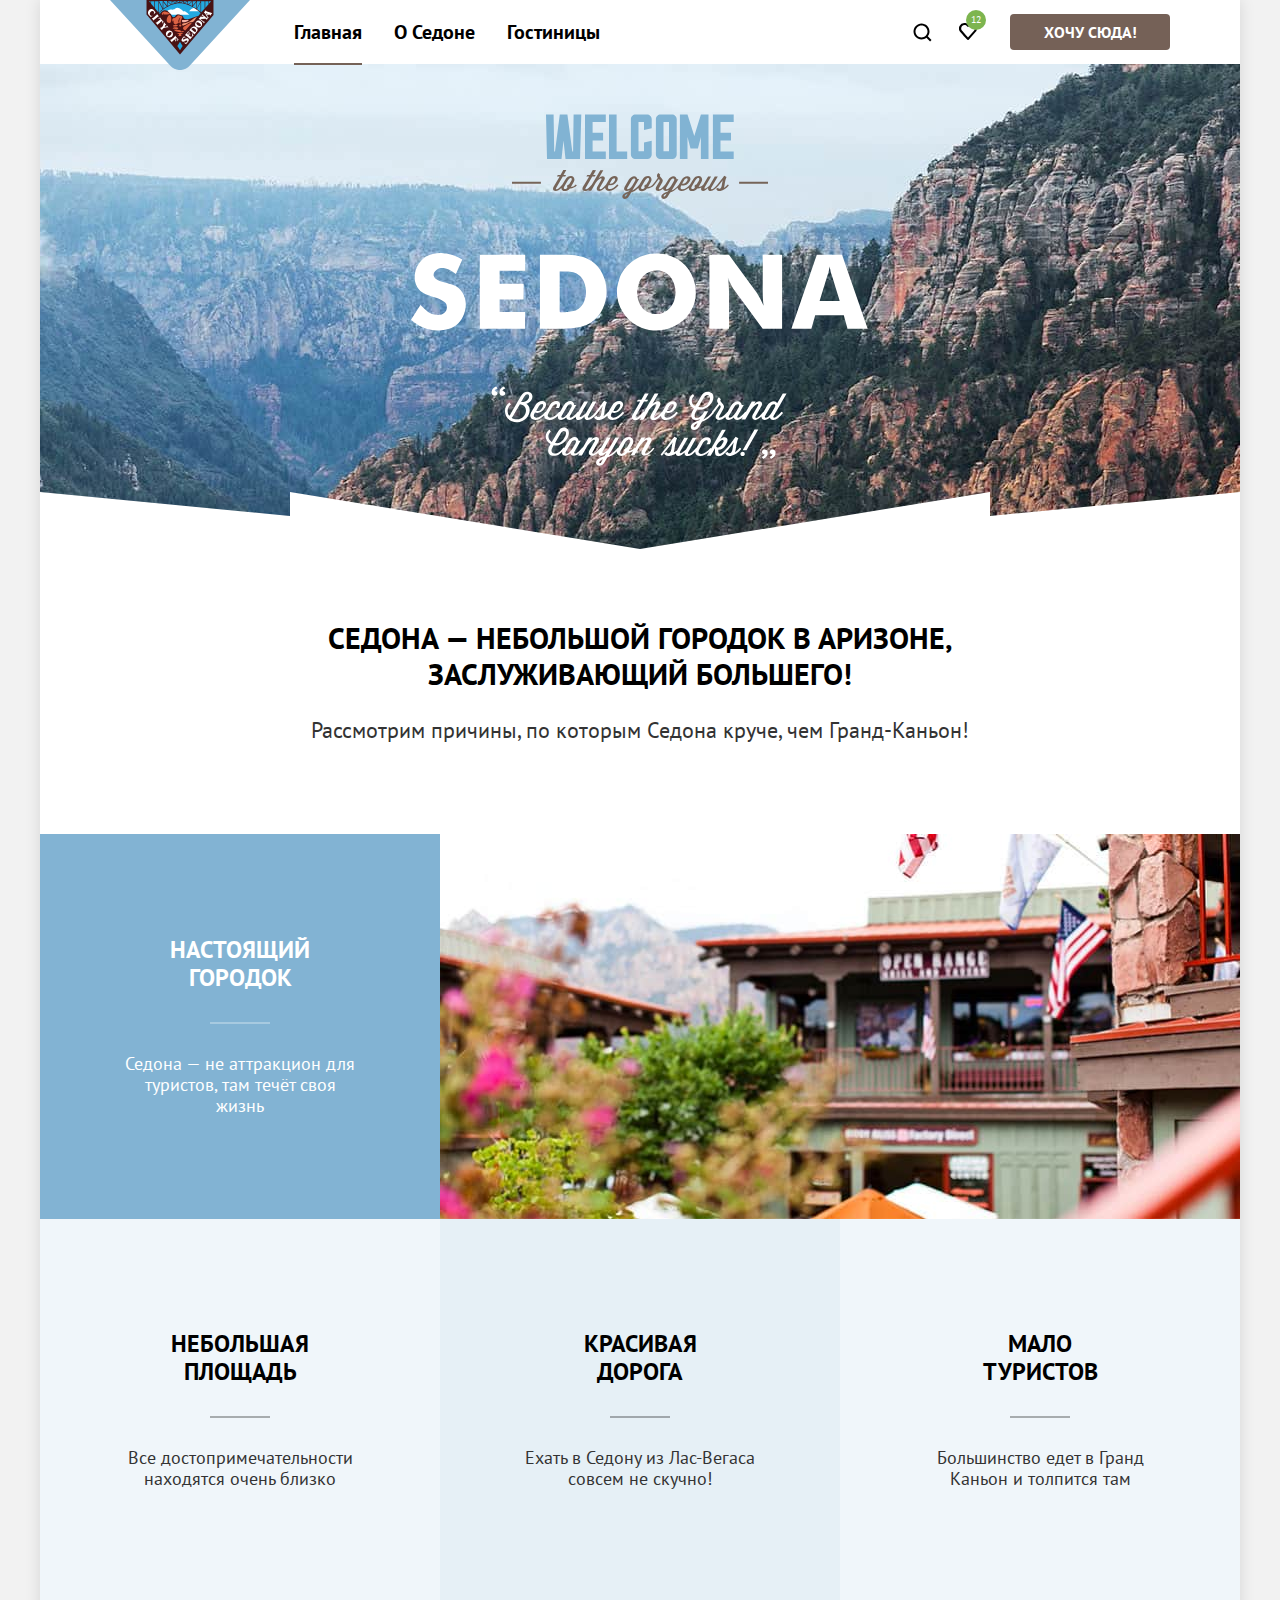
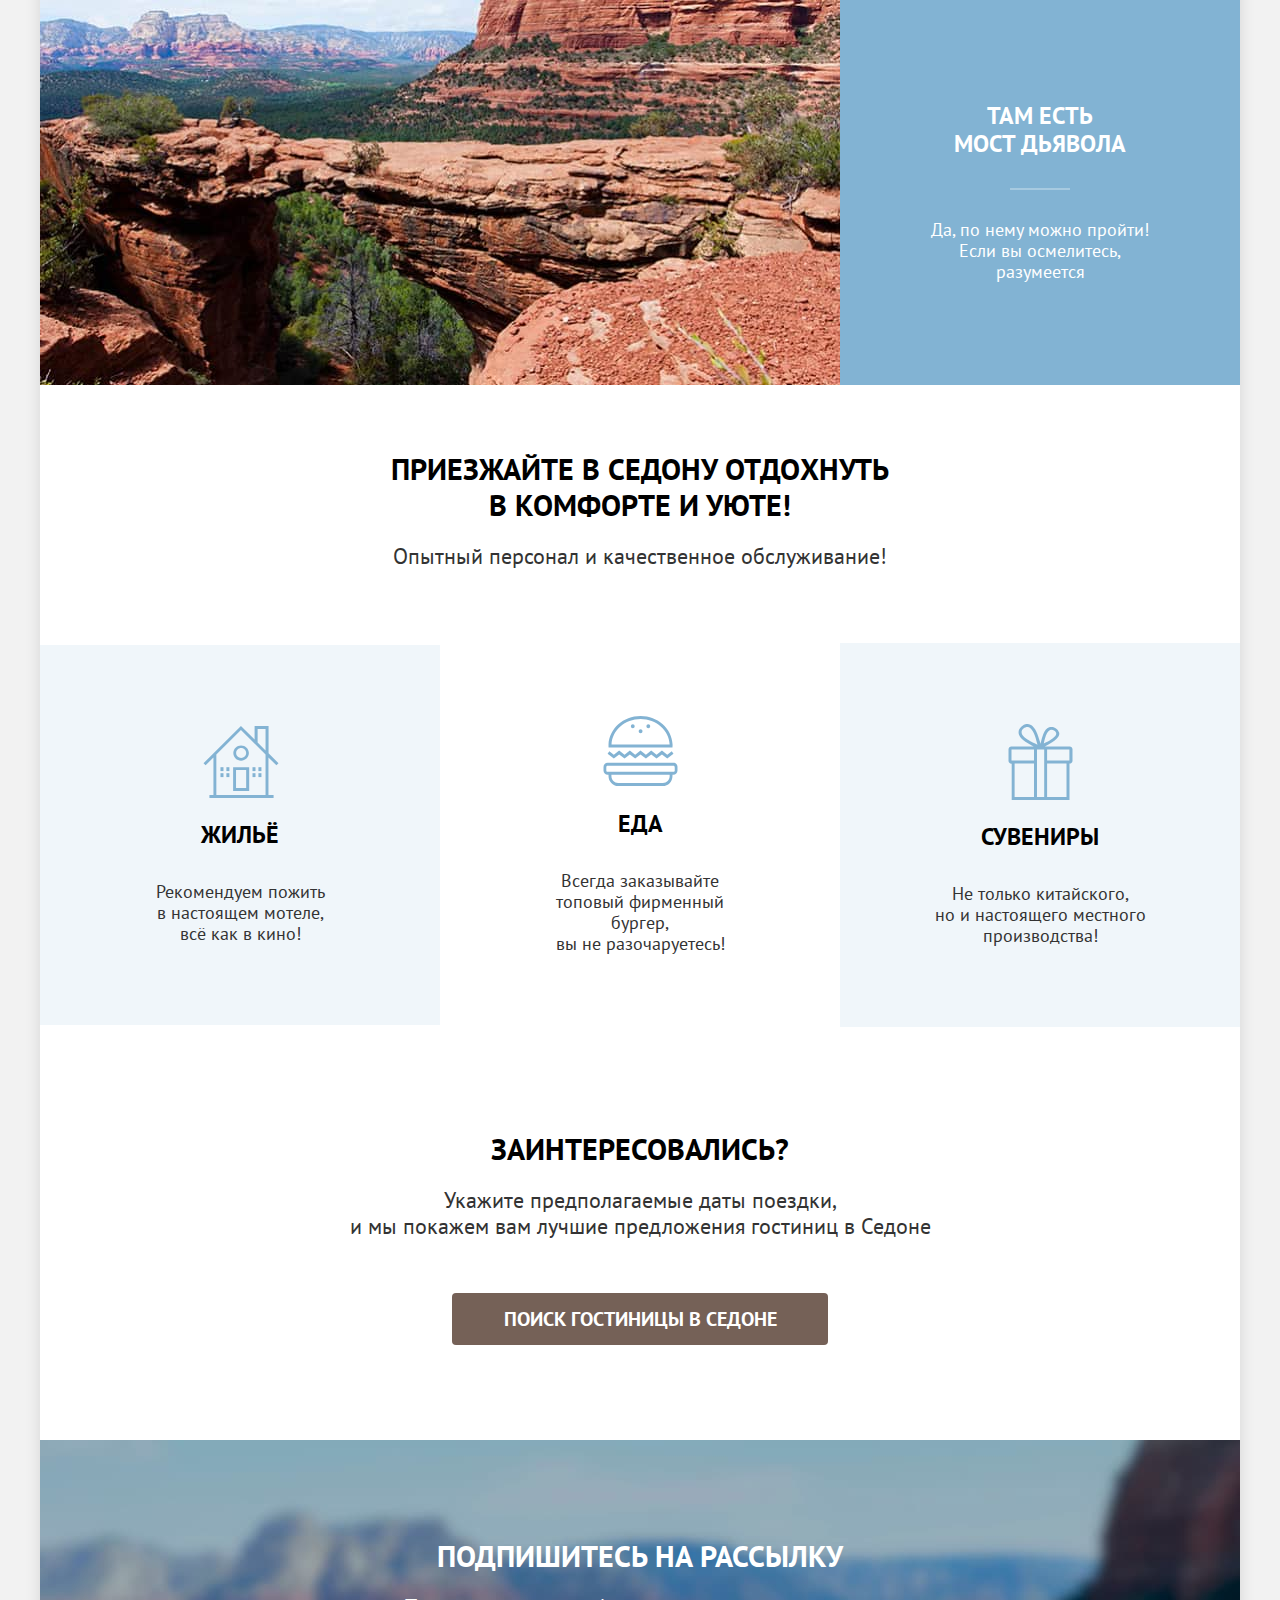
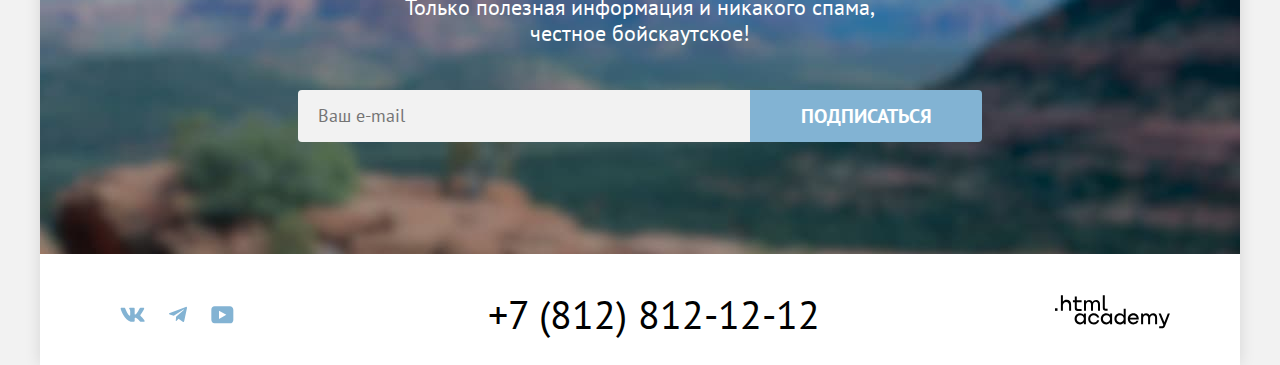
<file: index.html>
<!DOCTYPE html>
<html lang="ru">
  <head>
    <meta charset="utf-8">
    <title>HTML Academy: Седона</title>
    <link rel="stylesheet" href="styles/styles.css">
    <link rel="preconnect" href="https://fonts.googleapis.com">
    <link rel="preconnect" href="https://fonts.gstatic.com" crossorigin>
    <link href="https://fonts.googleapis.com/css2?family=Amatic+SC:wght@400;700&display=swap" rel="stylesheet">
  </head>
  <body>
  <div class="wrapper">
    <header class="page-header">
      <a class="navigation-logo" href="./index.html">
      <img class="logo" src="images/logo-sedona.svg" width="140" height="70" alt="Логотип Седона">
      </a>
      <nav class="navigation">
        <ul class="navigation-list navigation-page">
          <li class="navigation-item">
            <a class="navigation-link active-item" href="./index.html">Главная</a>
          </li>
          <li class="navigation-item">
            <a class="navigation-link" href="#">О Седоне</a>
          </li>
          <li class="navigation-item">
            <a class="navigation-link" href="catalog.html">Гостиницы</a>
          </li>
        </ul>
        <ul class="navigation-list navigation-user">
          <li class="navigation-item">
            <a class="navigation-link" href="#">
              <svg width="19" height="19" viewBox="0 0 19 19" fill="black" xmlns="http://www.w3.org/2000/svg">
                <path d="M18.5 17.0083L14.8 13.3287C15.8 12.0359 16.5 10.3453 16.5 8.4558C16.5 4.08011 12.9 0.5 8.5 0.5C4.1 0.5 0.5 4.17956 0.5 8.55525C0.5 12.9309 4.1 16.511 8.5 16.511C10.3 16.511 12 15.9144 13.4 14.8204L17.1 18.5L18.5 17.0083ZM8.5 14.5221C5.2 14.5221 2.5 11.837 2.5 8.55525C2.5 5.27348 5.2 2.5884 8.5 2.5884C11.8 2.5884 14.5 5.27348 14.5 8.55525C14.5 11.837 11.8 14.5221 8.5 14.5221Z"/>
              </svg>
              <span class="visually-hidden">Поиск</span>
            </a>
          </li>
          <li class="navigation-item">
            <a class="navigation-link counter-link" href="#">
              <svg width="19" height="19" focusable="false" xmlns="http://www.w3.org/2000/svg" width="18" height="17">
                <path d="M8.9 17a.9.9 0 0 1-.8-.4c-5.4-6.1-6.7-7.5-7-7.9A5.4 5.4 0 0 1 5.5 0C6.8 0 8 .5 9 1.3a5.46 5.46 0 0 1 9 4.1c0 1.3-.5 2.5-1.3 3.4l-7 7.9c-.2.2-.4.3-.8.3Zm-6-9.5c.3.4 3.5 4 6.1 6.9l6.2-7c.5-.5.7-1.2.7-2 0-1.8-1.5-3.3-3.3-3.3-1 0-2 .5-2.7 1.3-.3.3-.6.4-.9.4-.3 0-.6-.2-.8-.4-.7-.8-1.7-1.3-2.7-1.3-1.8 0-3.3 1.5-3.3 3.3-.1.9.3 1.6.7 2.1-.1 0-.1 0 0 0Z" />
              </svg>
              <span class="visually-hidden">Избранное</span>
              <output class="favorite-counter">12</output>
            </a>
          </li>
        </ul>
        <button class="header-button" type="button">Хочу сюда!</button>
      </nav>
    </header>
    <main class="main-container page-main">
      <div>
      <section class="main-title-page">
        <h1 class="visually-hidden">Сайт-путеводитель города Седона</h1>
          <img class="main-title-logo" src="images/welcome-sedona.svg" alt="Добро пожаловать в Седону">
      </section>
      <section class="advantages">
        <div class="header-of-advantages">
        <h2 class="visually-hidden">Преимущества</h2>
        <p class="main-text-bold" style="padding-bottom: 25px;">Седона — небольшой городок в Аризоне, заслуживающий большего!</p>
        <p class="main-text">Рассмотрим причины, по которым Седона круче, чем Гранд-Каньон!</p>
        </div>
          <ul class="advantages-list">
            <li class="advantages-item-with-images">
              <div class="advantages-title-general">
              <h3 class="advantages-title-with-images">Настоящий городок</h3>
              <p class="advantages-description-with-images">Седона — не аттракцион для туристов, там течёт своя жизнь</p>
              </div>
              <img class="advantages-image" src="images/advantages-photo-1.jpg" width="800" height="385" alt="Здания города Седона, горы и деревья">
            </li>
            <li class="advantages-item-odd">
              <h3 class="advantages-title-center">Небольшая площадь</h3>
              <p class="advantages-description-center">Все достопримечательности находятся очень близко</p>
            </li>
            <li class="advantages-item-even">
              <h3 class="advantages-title-center">Красивая<br>дорога</h3>
              <p class="advantages-description-center">Ехать в Седону из Лас-Вегаса совсем не скучно!</p>
            </li>
            <li class="advantages-item-odd">
              <h3 class="advantages-title-center">Мало<br>туристов</h3>
              <p class="advantages-description-center">Большинство едет в Гранд Каньон и толпится там</p>
            </li>
            <li class="advantages-item-with-images devil-reverse">
              <div class="advantages-title-general">
              <h3 class="advantages-title-with-images">Там есть<br>мост Дьявола</h3>
              <p class="advantages-description-with-images">Да, по нему можно пройти! Если вы осмелитесь, разумеется</p>
              </div>
              <img class="advantages-image" src="images/advantages-photo-2.jpg" width="800" height="385" alt="Каньон мост Дьявола">
            </li>
          </ul>
      </section>
      <section class="services">
        <div class="header-of-services">
        <h2 class="visually-hidden">Обслуживание</h2>
        <p class="main-text-bold" style="padding-bottom: 20px;">Приезжайте в Седону отдохнуть в комфорте и уюте!</p>
        <p class="main-text">Опытный персонал и качественное обслуживание!</p>
        </div>
          <ul class="services-list">
            <li class="services-item-odd">
              <svg width="77" height="72" viewBox="0 0 77 72" fill="none" xmlns="http://www.w3.org/2000/svg">
                <path d="M31.1185 65H47.1827V41.2H31.1185V65ZM34.0301 44.1H44.1707V62.1H34.0301V44.1Z" fill="#83B3D3"/>
                <path d="M74.3916 39.3L76.5 37.2L66.5602 27.3V0H52.6044V13.6L38.9498 0L1.5 37.2L3.60843 39.3L11.4398 31.5V69.1H7.42369V72H71.5803V69.1H66.4598V31.5L74.3916 39.3ZM63.5482 69.1H14.3514V28.5L38.9498 4.1L63.5482 28.5V69.1ZM63.5482 24.4L55.6165 16.5V2.9H63.5482V24.4Z" fill="#83B3D3"/>
                <path d="M31.3193 27.1C31.3193 31.4 34.8333 34.8 39.0502 34.8C43.3675 34.8 46.8815 31.3 46.8815 27.1C46.8815 22.8 43.3675 19.4 39.0502 19.4C34.8333 19.4 31.3193 22.8 31.3193 27.1ZM39.1506 22.1C41.8614 22.1 44.1707 24.3 44.1707 27C44.1707 29.7 41.9618 31.9 39.1506 31.9C36.4398 31.9 34.1305 29.7 34.1305 27C34.1305 24.3 36.3394 22.1 39.1506 22.1Z" fill="#83B3D3"/>
                <path d="M21.4799 41.2H18.4679V45.1H21.4799V41.2Z" fill="#83B3D3"/>
                <path d="M27.4036 41.2H24.3916V45.1H27.4036V41.2Z" fill="#83B3D3"/>
                <path d="M21.4799 47.2H18.4679V51.1H21.4799V47.2Z" fill="#83B3D3"/>
                <path d="M27.4036 47.2H24.3916V51.1H27.4036V47.2Z" fill="#83B3D3"/>
                <path d="M53.508 41.2H50.496V45.1H53.508V41.2Z" fill="#83B3D3"/>
                <path d="M59.4317 41.2H56.4197V45.1H59.4317V41.2Z" fill="#83B3D3"/>
                <path d="M53.508 47.2H50.496V51.1H53.508V47.2Z" fill="#83B3D3"/>
                <path d="M59.4317 47.2H56.4197V51.1H59.4317V47.2Z" fill="#83B3D3"/>
              </svg>
              <h3 class="services-name">Жильё</h3>
              <p class="services-description">Рекомендуем пожить<br>в настоящем мотеле,<br>всё как в кино!</p>
           </li>
            <li class="services-item-even">
              <svg width="76" height="72" viewBox="0 0 76 72" fill="none" xmlns="http://www.w3.org/2000/svg">
                <path d="M71.5757 47.7H5.6103C3.30452 47.7 1.5 49.6 1.5 52V55.5C1.5 57.9 3.40477 59.8 5.6103 59.8H6.51257V60.9C6.51257 66.4 10.8234 71 16.1367 71H60.8488C66.1621 71 70.4729 66.5 70.4729 60.9V59.8H71.3752C73.681 59.8 75.4855 57.9 75.4855 55.5V52C75.686 49.7 73.7812 47.7 71.5757 47.7ZM67.6659 60.9C67.6659 64.8 64.6583 67.9 60.949 67.9H16.1367C12.4274 67.9 9.41985 64.7 9.41985 60.9V59.8H67.6659V60.9ZM72.7787 55.5C72.7787 56.2 72.1772 56.8 71.5757 56.8H5.51005C4.80829 56.8 4.30704 56.2 4.30704 55.5V52C4.30704 51.3 4.90855 50.7 5.51005 50.7H71.4754C72.1772 50.7 72.6784 51.3 72.6784 52C72.7787 52 72.7787 55.5 72.7787 55.5Z" fill="#83B3D3"/>
                <path d="M17.1392 39.4L22.5528 43.5L27.8661 39.4L33.1794 43.5L38.4927 39.4L43.9063 43.5L49.2196 39.4L54.5329 43.5L59.9465 39.4L65.2598 43.5L71.4754 38.8L69.7711 36.3L65.2598 39.7L59.9465 35.6L54.5329 39.7L49.2196 35.6L43.9063 39.7L38.4927 35.6L33.1794 39.7L27.8661 35.6L22.5528 39.7L17.1392 35.6L11.8259 39.7L7.31458 36.3L5.6103 38.8L11.8259 43.5L17.1392 39.4Z" fill="#83B3D3"/>
                <path d="M9.52011 32.5H70.4729C70.4729 31.9 70.5732 31.3 70.5732 30.6C70.5732 30.2 70.5732 29.8 70.5732 29.4C69.8714 13.7 55.8362 1 38.593 1C21.2495 1 7.21432 13.7 6.51257 29.5C6.51257 29.9 6.51257 30.3 6.51257 30.7C6.51257 31.3 6.50815 31.9 6.6084 32.5H9.52011ZM38.593 4C54.2322 4 67.0644 15.3 67.6659 29.5H9.52011C10.1216 15.4 22.9538 4 38.593 4Z" fill="#83B3D3"/>
                <path d="M38.593 18.3C39.645 18.3 40.4978 17.4046 40.4978 16.3C40.4978 15.1954 39.645 14.3 38.593 14.3C37.541 14.3 36.6882 15.1954 36.6882 16.3C36.6882 17.4046 37.541 18.3 38.593 18.3Z" fill="#83B3D3"/>
                <path d="M30.7734 13.2C31.8254 13.2 32.6782 12.3046 32.6782 11.2C32.6782 10.0954 31.8254 9.2 30.7734 9.2C29.7214 9.2 28.8686 10.0954 28.8686 11.2C28.8686 12.3046 29.7214 13.2 30.7734 13.2Z" fill="#83B3D3"/>
                <path d="M46.3123 13.2C47.3643 13.2 48.2171 12.3046 48.2171 11.2C48.2171 10.0954 47.3643 9.2 46.3123 9.2C45.2604 9.2 44.4076 10.0954 44.4076 11.2C44.4076 12.3046 45.2604 13.2 46.3123 13.2Z" fill="#83B3D3"/>
              </svg>
              <h3 class="services-name">Еда</h3>
              <p class="services-description">Всегда заказывайте<br>топовый фирменный бургер,<br>вы не разочаруетесь!</p>
            </li>
            <li class="services-item-odd">
              <svg width="76" height="76" viewBox="0 0 76 76" fill="none" xmlns="http://www.w3.org/2000/svg">
                <path d="M67.6 22.4625H67.5H42.8C56.6 15.5576 57.7 11.1546 57.2 8.75288C56 4.75007 51.5 1.74797 47.2 3.34909C41.6 5.45056 40.1 13.7564 38.6 19.7606C36.6 13.6563 34.8 5.95091 30.4 2.04818C29.1 0.947407 27.3 -0.253434 24.6 0.0467764C20.6 0.447057 14.8 5.45056 17.1 11.0545C19.4 16.4583 26.8 19.8607 31.7 22.5626H9.7H9.4C7.8 22.5626 6.5 23.8635 6.5 25.4646V36.7725C6.5 38.3736 7.8 39.6745 9.4 39.6745H9.7V72.9979V75.3996V76H67.5V75.4996V72.9979V39.5745H67.6C69.2 39.5745 70.5 38.2736 70.5 36.6724V25.3645C70.5 23.7634 69.2 22.4625 67.6 22.4625ZM48.9 5.85084C51 5.55063 53.9 7.15176 54.2 9.05309C54.6 11.8551 50.8 14.3568 49.1 15.4576C46.6 17.1588 44.2 18.0594 41.8 19.5604C42.7 15.8579 44.3 6.55133 48.9 5.85084ZM26 15.8579C23.8 14.3568 19.5 11.4548 19.6 8.05239C19.7 4.44986 25.3 1.44776 28.4 4.14965C32.3 7.55203 34.1 15.2574 35.5 20.7613C32.3 19.2602 29.2 17.9593 26 15.8579ZM32 72.9979H12.6V39.5745H32V72.9979ZM32 36.4723H9.5V25.4646H32V36.4723ZM42.2 36.4723V39.4744V72.9979H35V39.5745V36.5724V25.5647H42.2V36.4723ZM64.5 72.9979H45.1V39.5745H64.5V72.9979ZM67.4 36.4723H45.1V25.4646H67.4V36.4723Z" fill="#83B3D3"/>
              </svg>
              <h3 class="services-name">Сувениры</h3>
              <p class="services-description">Не только китайского,<br>но и настоящего местного<br>производства!</p>
            </li>
          </ul>
      </section>
      <section class="search">
        <div class="header-of-search">
        <h3 class="main-text-bold">Заинтересовались?</h3>
        <p class="main-text">Укажите предполагаемые даты поездки,<br>и мы покажем вам лучшие предложения гостиниц в Седоне</p>
        <div class="search-link-hotel">
          <a class="search-link" href="#">Поиск гостиницы в Седоне</a>
        </div>
        </div>
      </section>
      <section class="subscribe">
        <div class="header-of-subscribe">
        <h3 class="subscribe-text-bold">Подпишитесь на рассылку</h3>
        <p class="subscribe-text">Только полезная информация и никакого спама,<br>честное бойскаутское!</p>
          <form class="subscribe-form" action="#" method="post">
            <label class="visually-hidden" for="subscribe-email">Укажите ваш e-mail</label>
              <input class="subscribe-email" type="text" id="subscribe-email" name="user-email" placeholder="Ваш e-mail">
              <button class="subscribe-button" type="submit">Подписаться</button>
          </form>
        </div>
      </section>
    </div>
    </main>
    <footer class="page-footer">
      <div class="contacts-address">
        <ul class="social-list">
          <li class="social-item">
            <a class="social-link" href="https://vk.com/htmlacademy">
              <svg aria-hidden="true" focusable="false" width="25" height="15" viewBox="0 0 25 15" fill="#83B3D3" xmlns="http://www.w3.org/2000/svg">
                <path class="social-icon" fill-rule="evenodd" clip-rule="evenodd" d="M24.1164 1.80445C24.2824 1.25845 24.1164 0.856445 23.3214 0.856445H20.6964C20.0284 0.856445 19.7204 1.20345 19.5534 1.58645C19.5534 1.58645 18.2184 4.78245 16.3274 6.85845C15.7154 7.46045 15.4374 7.65145 15.1034 7.65145C14.9364 7.65145 14.6854 7.46045 14.6854 6.91345V1.80445C14.6854 1.14845 14.5014 0.856445 13.9454 0.856445H9.81738C9.40038 0.856445 9.14938 1.16045 9.14938 1.44945C9.14938 2.07045 10.0954 2.21445 10.1924 3.96245V7.76045C10.1924 8.59345 10.0394 8.74444 9.70538 8.74444C8.81538 8.74444 6.65038 5.53345 5.36538 1.85945C5.11638 1.14445 4.86438 0.856445 4.19338 0.856445H1.56638C0.816382 0.856445 0.666382 1.20345 0.666382 1.58645C0.666382 2.26845 1.55638 5.65645 4.81138 10.1374C6.98138 13.1974 10.0364 14.8564 12.8194 14.8564C14.4884 14.8564 14.6944 14.4884 14.6944 13.8534V11.5404C14.6944 10.8034 14.8524 10.6564 15.3814 10.6564C15.7714 10.6564 16.4384 10.8484 17.9964 12.3234C19.7764 14.0724 20.0694 14.8564 21.0714 14.8564H23.6964C24.4464 14.8564 24.8224 14.4884 24.6064 13.7604C24.3684 13.0364 23.5184 11.9854 22.3914 10.7384C21.7794 10.0284 20.8614 9.26345 20.5824 8.88045C20.1934 8.38945 20.3044 8.17044 20.5824 7.73345C20.5824 7.73345 23.7824 3.30745 24.1154 1.80445H24.1164Z"/>
              </svg>
            <span class="visually-hidden">ВКонтакте</span>
            </a>
          </li>
          <li class="social-item">
            <a class="social-link" href="https://t.me/htmlacademy ">
              <svg aria-hidden="true" focusable="false" width="18" height="17" viewBox="0 0 18 17" fill="#83B3D3" xmlns="http://www.w3.org/2000/svg">
                <path class="social-icon" d="M16.785 0.955705L0.840489 7.1042C-0.247661 7.54126 -0.241365 8.14828 0.640845 8.41897L4.73445 9.69597L14.2058 3.72014C14.6537 3.44766 15.0629 3.59424 14.7265 3.89281L7.05283 10.8183H7.05103L7.05283 10.8192L6.77045 15.0387C7.18413 15.0387 7.36669 14.8489 7.59871 14.625L9.58705 12.6915L13.7229 15.7464C14.4855 16.1664 15.0332 15.9506 15.2229 15.0405L17.9379 2.2453C18.2158 1.13107 17.5126 0.626562 16.785 0.955705Z"/>
              </svg>
            <span class="visually-hidden">Телеграм</span>
            </a>
          </li>
          <li class="social-item">
            <a class="social-link" href="https://www.youtube.com/user/htmlacademyru">
              <svg aria-hidden="true" focusable="false" width="23" height="18" viewBox="0 0 23 18" fill="#83B3D3" xmlns="http://www.w3.org/2000/svg">
                <path class="social-icon" d="M18.9402 0.356445H3.50738C1.64668 0.356445 0.333252 1.9502 0.333252 3.75645V13.8502C0.333252 15.7627 1.64668 17.3564 3.50738 17.3564H19.1591C20.8009 17.3564 22.3333 15.7627 22.3333 13.9564V3.75645C22.1143 1.9502 20.8009 0.356445 18.9402 0.356445ZM7.99494 12.8939V4.81894L15.3283 8.85645L7.99494 12.8939Z"/>
              </svg>
                <span class="visually-hidden">Youtube</span>
            </a>
          </li>
        </ul>
      </div>
      <div class="contacts-number">
        <a class="contacts" href="tel:+78128121212">+7 (812) 812-12-12</a>
      </div>
      <div class="link-logo">
        <a class="author-logo" href="https://htmlacademy.ru/">
          <svg class="academy-logo" width="115" height="34" viewBox="0 0 115 34" fill="black" xmlns="http://www.w3.org/2000/svg">
            <path d="M0 13.2564V15.8564H2.5V13.2564H0Z"/>
            <path d="M11.6 4.85645C10 4.85645 8.8 5.55645 8 6.55645H7.9V0.356445H5.9V15.8564H7.9V10.5564C7.9 8.45645 9.2 6.95645 11.2 6.95645C13 6.95645 14.1 8.35645 14.1 10.1564V15.8564H16.1V9.75644C16.2 6.75644 14.3 4.85645 11.6 4.85645Z"/>
            <path d="M26.6 5.15645H21.8V1.45645H19.8V5.25645H17.9V7.25645H19.8V13.2564C19.8 14.9564 20.8 15.9564 22.5 15.9564H26.6V13.9564H22.9C22.2 13.9564 21.8 13.5564 21.8 12.8564V7.15645H26.6V5.15645Z"/>
            <path d="M41.1 4.95645C39.5 4.95645 38.2 5.75644 37.6 7.05645H37.5C36.9 5.85645 35.7 4.95645 34.1 4.95645C32.7 4.95645 31.6 5.75645 31 6.75645H30.9V5.15645H29V15.7564H31V10.3564C31 8.35645 32 6.85645 33.6 6.85645C35.1 6.85645 36 7.85645 36 9.45645V15.7564H38V10.1564C38 7.75645 39.4 6.85645 40.6 6.85645C42.1 6.85645 43 7.85645 43 9.45645V15.7564H45V9.25644C45.1 6.75644 43.6 4.95645 41.1 4.95645Z"/>
            <path d="M47.8 13.0564C47.8 14.7564 48.8 15.7564 50.6 15.7564H52.6V13.7564H50.9C50.2 13.7564 49.8 13.3564 49.8 12.6564V0.356445H47.8V13.0564Z"/>
            <path d="M28.9 20.0564C28 18.9564 26.7 18.2564 25 18.2564C21.9 18.2564 19.6 20.5564 19.6 23.8564C19.6 27.1564 21.9 29.4564 25 29.4564C26.8 29.4564 28 28.6564 28.8 27.5564H28.9V29.1564H30.9V18.5564H28.9V20.0564ZM25.3 27.4564C23.1 27.4564 21.7 25.8564 21.7 23.8564C21.7 21.8564 23.1 20.2564 25.3 20.2564C27.5 20.2564 28.9 21.8564 28.9 23.8564C28.9 25.7564 27.5 27.4564 25.3 27.4564Z"/>
            <path d="M44.2 22.3564C43.7 19.9564 41.6 18.2564 38.8 18.2564C35.4 18.2564 33.2 20.7564 33.2 23.8564C33.2 26.9564 35.4 29.4564 38.8 29.4564C41.6 29.4564 43.7 27.6564 44.2 25.2564H42.1C41.7 26.5564 40.4 27.5564 38.8 27.5564C36.6 27.5564 35.2 25.9564 35.2 23.9564C35.2 21.9564 36.6 20.3564 38.8 20.3564C40.4 20.3564 41.6 21.3564 42.1 22.5564H44.2V22.3564Z"/>
            <path d="M55.1 20.0564C54.2 18.9564 52.9 18.2564 51.2 18.2564C48.1 18.2564 45.8 20.5564 45.8 23.8564C45.8 27.1564 48.1 29.4564 51.2 29.4564C53 29.4564 54.2 28.6564 55 27.5564H55.1V29.1564H57.1V18.5564H55.1V20.0564ZM51.5 27.4564C49.3 27.4564 47.9 25.8564 47.9 23.8564C47.9 21.8564 49.3 20.2564 51.5 20.2564C53.7 20.2564 55.1 21.8564 55.1 23.8564C55.1 25.7564 53.6 27.4564 51.5 27.4564Z"/>
            <path d="M68.7 20.1564C67.8 19.0564 66.5 18.2564 64.8 18.2564C61.7 18.2564 59.4 20.5564 59.4 23.8564C59.4 27.1564 61.6 29.4564 64.8 29.4564C66.5 29.4564 67.8 28.6564 68.6 27.6564H68.7V29.1564H70.7V13.7564H68.7V20.1564ZM65.1 27.4564C62.9 27.4564 61.5 25.8564 61.5 23.8564C61.5 21.8564 62.9 20.2564 65.1 20.2564C67.3 20.2564 68.7 21.8564 68.7 23.8564C68.6 25.8564 67.2 27.4564 65.1 27.4564Z"/>
            <path d="M78.3 18.2564C75 18.2564 72.8 20.7564 72.8 23.8564C72.8 26.8564 74.9 29.4564 78.3 29.4564C80.8 29.4564 82.8 28.1564 83.5 25.8564H81.4C80.9 26.8564 79.8 27.4564 78.4 27.4564C76.5 27.4564 75.1 26.1564 75 24.5564H83.8C84 20.9564 81.8 18.2564 78.3 18.2564ZM78.3 20.1564C80 20.1564 81.3 21.1564 81.6 22.7564H75.1C75.4 21.2564 76.6 20.1564 78.3 20.1564Z"/>
            <path d="M98.2 18.2564C96.6 18.2564 95.3 19.0564 94.6 20.2564H94.5C93.9 19.0564 92.7 18.2564 91.1 18.2564C89.7 18.2564 88.6 18.9564 88 20.0564V18.5564H86.1V29.1564H88.1V23.7564C88.1 21.7564 89.1 20.3564 90.7 20.2564C92.2 20.2564 93.1 21.2564 93.1 22.8564V29.1564H95.1V23.5564C95.1 21.1564 96.5 20.2564 97.7 20.2564C99.2 20.2564 100.1 21.2564 100.1 22.8564V29.1564H102.1V22.6564C102.2 20.0564 100.7 18.2564 98.2 18.2564Z"/>
            <path d="M109.4 27.3564L105.8 18.4564H103.6L108.4 30.0564C108.1 30.9564 107.7 31.2564 106.7 31.2564H104.2V33.2564H106.7C108.5 33.2564 109.5 32.4564 110.2 30.6564L114.9 18.4564H112.8L109.4 27.3564Z"/>
          </svg>
          <span class="visually-hidden">Логотип разработчика сайта .html academy</span>
        </a>
      </div>
    </footer>
      </div>
      <div class="modal-container modal-container-close">
        <div class="modal">
          <button class="modal-close-button">
              <span class="visually-hidden">Закрыть</span>
          </button>
          <section class="modal-content">
            <h2 class="modal-title">Поиск гостиницы в Седоне</h2>
            <form class="booking-form" method="post" action="https://echo.htmlacademy.ru/">
            <div class="booking-date-form-inner">
              <label class="modal-form-label check-in-data" for="check-in">Дата Заезда:</label>
              <div class="check-in-input-wrap">
                <input class="check-in-input modal-form-input modal-form-date-input" type="text" id="check-in" placeholder="27 апреля 2020" required>
                <svg class="calendar-icon" xmlns="http://www.w3.org/2000/svg" width="16" height="15" fill="none">
                  <path fill="#000" d="M5.75 10c.3 0 .5-.2.5-.5s-.2-.5-.5-.5-.5.2-.5.5.2.5.5.5Z"/>
                  <path fill="#000" d="M15 2h-2V0h-1v2H4V0H3v2H1c-.6 0-1 .4-1 1v11c0 .5.4 1 1 1h14c.5 0 1-.5 1-1V3c0-.6-.5-1-1-1Zm0 12H1V7h14v7ZM1 6V3h2v2h1V3h8v2h1V3h2v3H1Z"/>
                  <path fill="#000" d="M8 10c.3 0 .5-.2.5-.5S8.3 9 8 9s-.5.2-.5.5.2.5.5.5ZM10.25 10c.3 0 .5-.2.5-.5s-.2-.5-.5-.5-.5.2-.5.5.2.5.5.5ZM5.75 11c-.3 0-.5.2-.5.5s.2.5.5.5.5-.2.5-.5-.2-.5-.5-.5ZM3.5 10c.3 0 .5-.2.5-.5S3.8 9 3.5 9s-.5.2-.5.5.2.5.5.5ZM3.5 11c-.3 0-.5.2-.5.5s.2.5.5.5.5-.2.5-.5-.2-.5-.5-.5ZM8 11c-.3 0-.5.2-.5.5s.2.5.5.5.5-.2.5-.5-.2-.5-.5-.5ZM10.25 11c-.3 0-.5.2-.5.5s.2.5.5.5.5-.2.5-.5-.2-.5-.5-.5ZM12.5 10c.3 0 .5-.2.5-.5s-.2-.5-.5-.5-.5.2-.5.5.2.5.5.5ZM12.5 11c-.3 0-.5.2-.5.5s.2.5.5.5.5-.2.5-.5-.2-.5-.5-.5Z"/>
                </svg>
              </div>
              <span class="booking-alert">Мы не можем отправить вас в прошлое.</span>
              <label class="modal-form-label check-out-data" for="check-out">Дата Выезда:</label>
              <div class="check-out-input-wrap">
                <input class="check-out-input modal-form-input modal-form-date-input" type="text" id="check-out" placeholder="1 сентября 2023" required>
                <svg class="calendar-icon" xmlns="http://www.w3.org/2000/svg" width="16" height="15" fill="none">
                  <path fill="#000" d="M5.75 10c.3 0 .5-.2.5-.5s-.2-.5-.5-.5-.5.2-.5.5.2.5.5.5Z"/>
                  <path fill="#000" d="M15 2h-2V0h-1v2H4V0H3v2H1c-.6 0-1 .4-1 1v11c0 .5.4 1 1 1h14c.5 0 1-.5 1-1V3c0-.6-.5-1-1-1Zm0 12H1V7h14v7ZM1 6V3h2v2h1V3h8v2h1V3h2v3H1Z"/>
                  <path fill="#000" d="M8 10c.3 0 .5-.2.5-.5S8.3 9 8 9s-.5.2-.5.5.2.5.5.5ZM10.25 10c.3 0 .5-.2.5-.5s-.2-.5-.5-.5-.5.2-.5.5.2.5.5.5ZM5.75 11c-.3 0-.5.2-.5.5s.2.5.5.5.5-.2.5-.5-.2-.5-.5-.5ZM3.5 10c.3 0 .5-.2.5-.5S3.8 9 3.5 9s-.5.2-.5.5.2.5.5.5ZM3.5 11c-.3 0-.5.2-.5.5s.2.5.5.5.5-.2.5-.5-.2-.5-.5-.5ZM8 11c-.3 0-.5.2-.5.5s.2.5.5.5.5-.2.5-.5-.2-.5-.5-.5ZM10.25 11c-.3 0-.5.2-.5.5s.2.5.5.5.5-.2.5-.5-.2-.5-.5-.5ZM12.5 10c.3 0 .5-.2.5-.5s-.2-.5-.5-.5-.5.2-.5.5.2.5.5.5ZM12.5 11c-.3 0-.5.2-.5.5s.2.5.5.5.5-.2.5-.5-.2-.5-.5-.5Z"/>
                </svg>
              </div>
              <span class="booking-message">На эти даты есть свободные номера. Пока есть.</span>
            </div>
            <div class="booking-number-people">
              <div class="counter-wrap">
                <div class="counter-label-wrap">
                  <label class="modal-form-label modal-form-counter-label" for="adults">Взрослые:</label>
                </div>
                <div class="input-number">
                  <button class="input-number-minus button-reset" type="button">
                    <svg width="14" height="2" viewBox="0 0 14 2" fill="none" xmlns="http://www.w3.org/2000/svg">
                      <path d="M0 0L0 2L14 2V0L0 0Z" fill="#756157" fill-opacity="0.3"/>
                    </svg>
                  </button>
                  <input class="input-number-input modal-form-input" type="text" id="adults" placeholder="2">
                  <button class="input-number-plus button-reset" type="button">
                    <svg width="14" height="14" viewBox="0 0 14 14" fill="none" xmlns="http://www.w3.org/2000/svg">
                      <path d="M14 6H8V0H6V6H0V8H6V14H8V8H14V6Z" fill="#756157" fill-opacity="0.3"/>
                    </svg>
                  </button>
                </div>
              </div>
              <div class="counter-wrap">
                <div class="counter-label-wrap">
                  <label class="modal-form-label modal-form-counter-label children-counter-label" for="children">Дети:</label>
                  <button class="children-counter-button button-reset" type="button">
                    <span class="popover">
                      Укажите количество детей, которые будут с вами, возраст которых от 6 до 18 лет. Дети до 6 лет размещаются бесплатно.
                    </span>
                  </button>
                </div>
                <div class="input-number">
                  <button class="input-number-minus button-reset" type="button">
                    <svg width="14" height="2" viewBox="0 0 14 2" fill="none" xmlns="http://www.w3.org/2000/svg">
                      <path d="M0 0L0 2L14 2V0L0 0Z" fill="#756157" fill-opacity="0.3"/>
                    </svg>
                  </button>
                  <input class="input-number-input modal-form-input" type="text" id="children" placeholder="2">
                  <button class="input-number-plus button-reset" type="button">
                    <svg width="14" height="14" viewBox="0 0 14 14" fill="none" xmlns="http://www.w3.org/2000/svg">
                      <path d="M14 6H8V0H6V6H0V8H6V14H8V8H14V6Z" fill="#756157" fill-opacity="0.3"/>
                    </svg>
                  </button>
                </div>
              </div>
            </div>
              <button class="search-modal-button button-reset" type="submit">Найти</button>
              </form>
          </section>
        </div>
      </div>
    </body>
  </html>
</file>
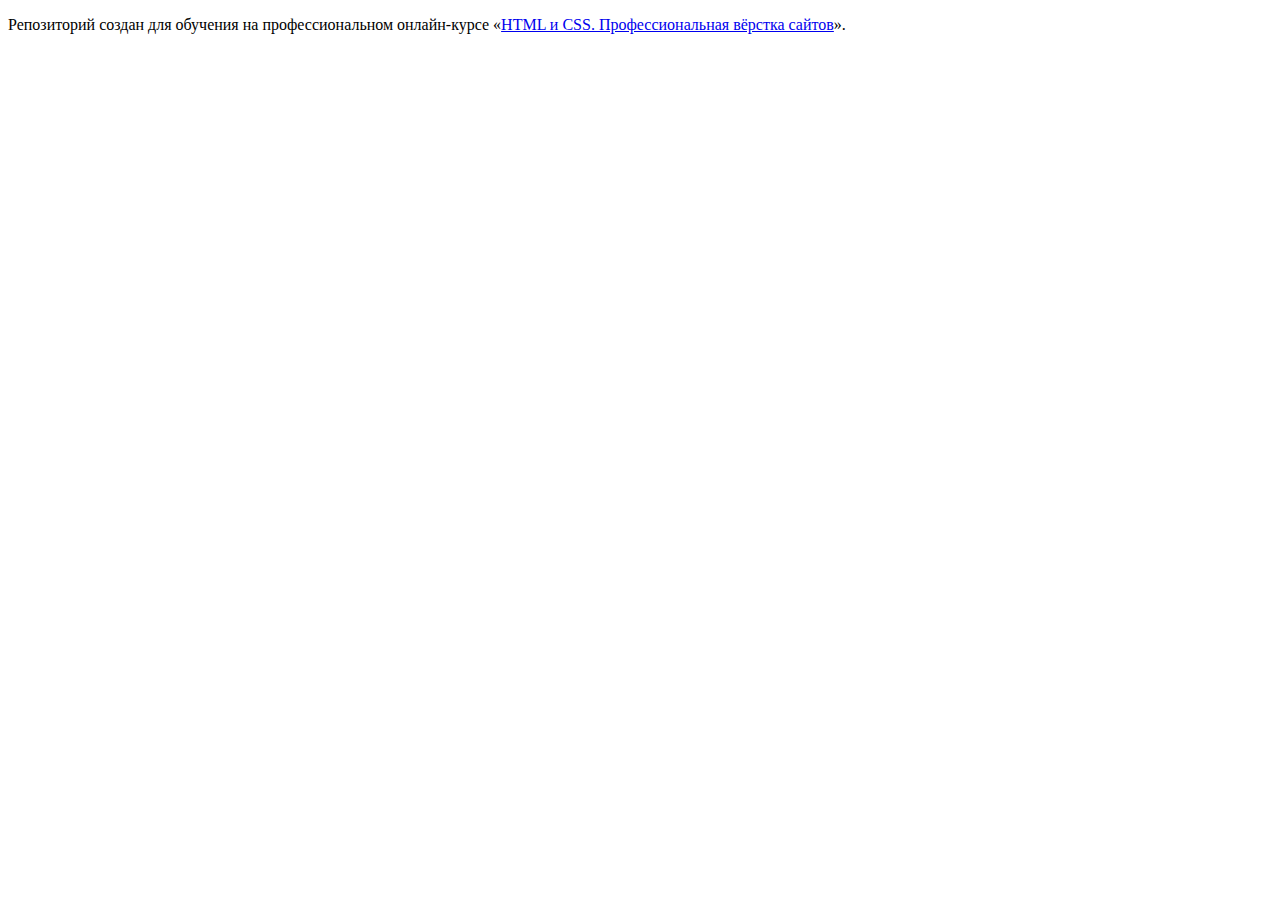
<file: master/index.html>
<!DOCTYPE html>
<html lang="ru">
  <head>
    <meta charset="utf-8">
    <title>HTML Academy: Седона</title>
    <base href="https://htmlacademy-htmlcss.github.io/2468067-sedona-39/master/">
</head>
  <body>

    <p>Репозиторий создан для обучения на профессиональном онлайн‑курсе «<a href="https://htmlacademy.ru/intensive/htmlcss">HTML и CSS. Профессиональная вёрстка сайтов</a>».</p>

  </body>
</html>
</file>
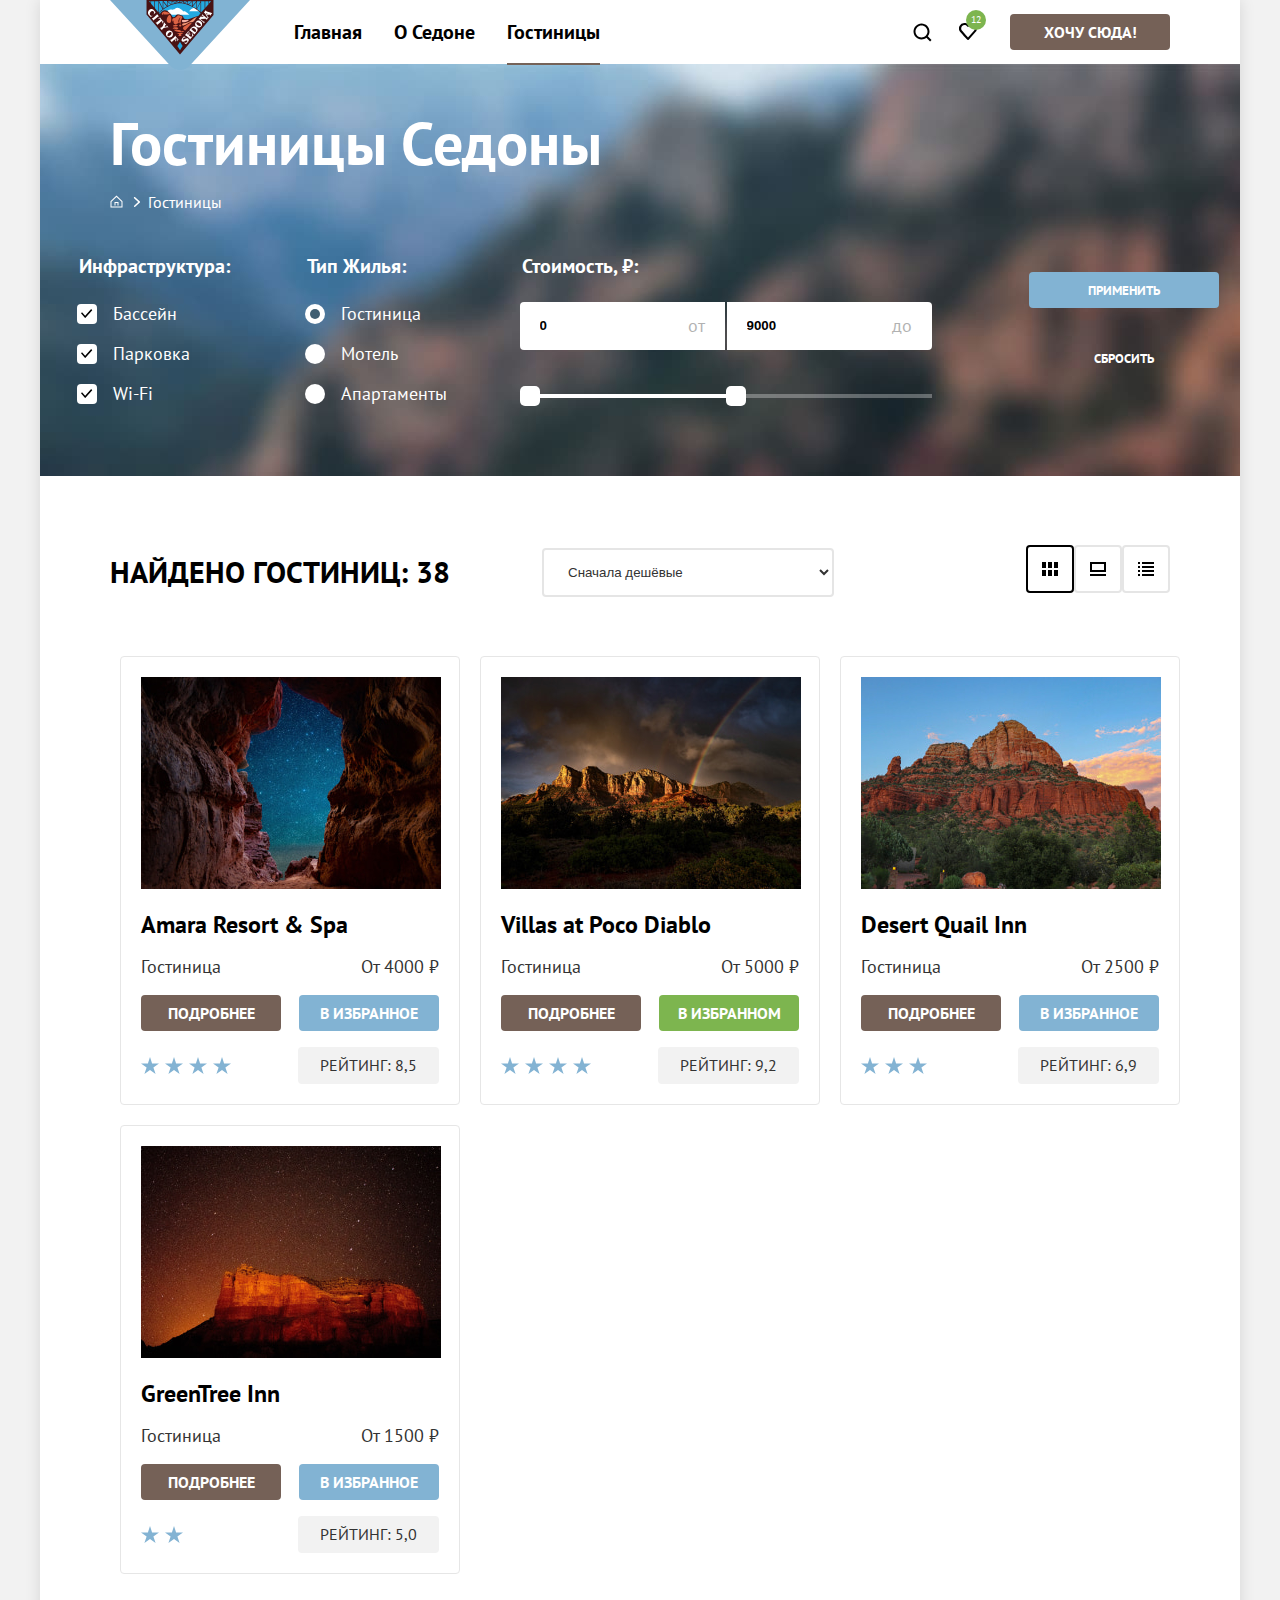
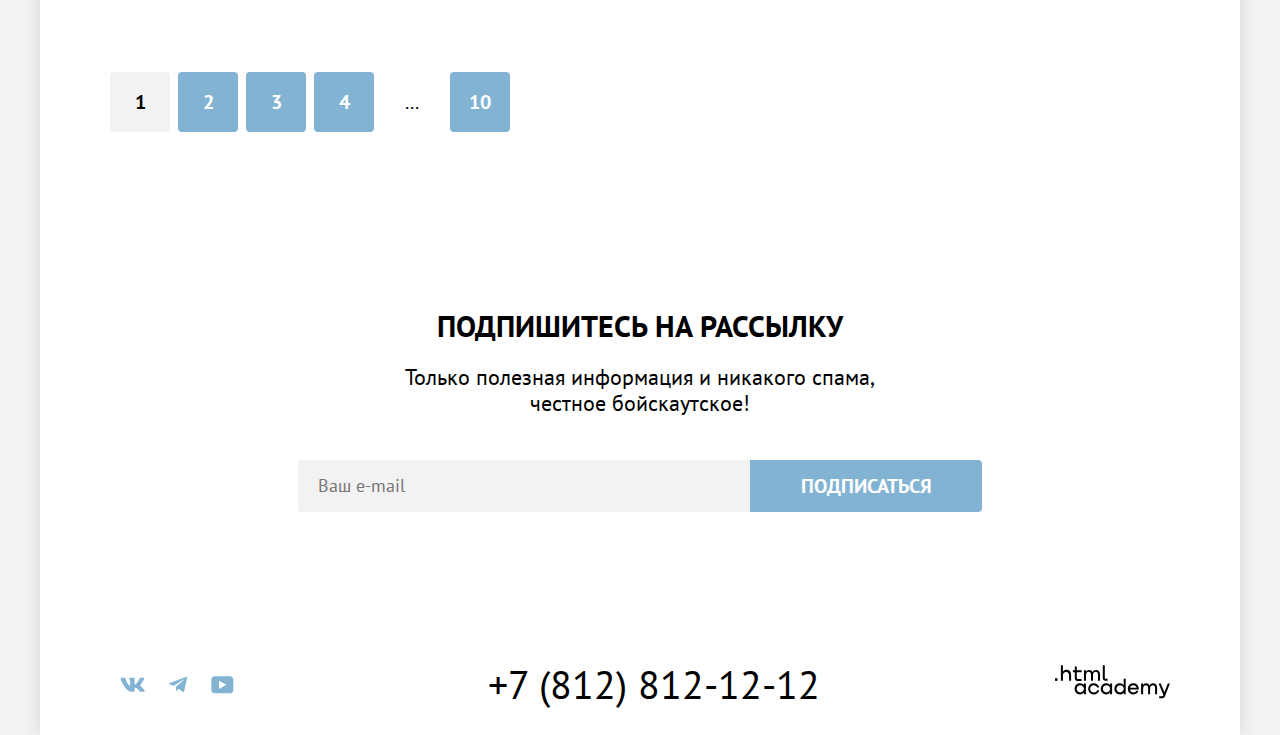
<file: catalog.html>
<!DOCTYPE html>
<html lang="ru">
  <head>
    <meta charset="utf-8">
    <title>Каталог</title>
    <link rel="stylesheet" href="styles/styles.css">
    <link rel="preconnect" href="https://fonts.googleapis.com">
    <link rel="preconnect" href="https://fonts.gstatic.com" crossorigin>
    <link href="https://fonts.googleapis.com/css2?family=Amatic+SC:wght@400;700&display=swap" rel="stylesheet">
  </head>
  <body>
  <div class="wrapper">
    <header class="page-header" data-test="header">
      <a class="navigation-logo" href="./index.html">
      <img class="logo" src="images/logo-sedona.svg" width="140" height="70" alt="Логотип Седона">
      </a>
      <nav class="navigation">
        <ul class="navigation-list navigation-page">
          <li class="navigation-item">
            <a class="navigation-link" href="./index.html">Главная</a>
          </li>
          <li class="navigation-item">
            <a class="navigation-link" href="#">О Седоне</a>
          </li>
          <li class="navigation-item">
            <a class="navigation-link navigation-link-current active-item" href="catalog.html">Гостиницы</a>
          </li>
        </ul>
        <ul class="navigation-list navigation-user">
          <li class="navigation-item">
            <a class="navigation-link" href="#">
              <svg width="19" height="19" viewBox="0 0 19 19" fill="black" xmlns="http://www.w3.org/2000/svg">
                <path d="M18.5 17.0083L14.8 13.3287C15.8 12.0359 16.5 10.3453 16.5 8.4558C16.5 4.08011 12.9 0.5 8.5 0.5C4.1 0.5 0.5 4.17956 0.5 8.55525C0.5 12.9309 4.1 16.511 8.5 16.511C10.3 16.511 12 15.9144 13.4 14.8204L17.1 18.5L18.5 17.0083ZM8.5 14.5221C5.2 14.5221 2.5 11.837 2.5 8.55525C2.5 5.27348 5.2 2.5884 8.5 2.5884C11.8 2.5884 14.5 5.27348 14.5 8.55525C14.5 11.837 11.8 14.5221 8.5 14.5221Z"/>
              </svg>
              <span class="visually-hidden">Поиск</span>
            </a>
          </li>
          <li class="navigation-item">
            <a class="navigation-link counter-link" href="#">
              <svg width="19" height="19" focusable="false" xmlns="http://www.w3.org/2000/svg" width="18" height="17">
                <path d="M8.9 17a.9.9 0 0 1-.8-.4c-5.4-6.1-6.7-7.5-7-7.9A5.4 5.4 0 0 1 5.5 0C6.8 0 8 .5 9 1.3a5.46 5.46 0 0 1 9 4.1c0 1.3-.5 2.5-1.3 3.4l-7 7.9c-.2.2-.4.3-.8.3Zm-6-9.5c.3.4 3.5 4 6.1 6.9l6.2-7c.5-.5.7-1.2.7-2 0-1.8-1.5-3.3-3.3-3.3-1 0-2 .5-2.7 1.3-.3.3-.6.4-.9.4-.3 0-.6-.2-.8-.4-.7-.8-1.7-1.3-2.7-1.3-1.8 0-3.3 1.5-3.3 3.3-.1.9.3 1.6.7 2.1-.1 0-.1 0 0 0Z" />
              </svg>
              <span class="visually-hidden">Избранное</span>
              <output class="favorite-counter">12</output>
            </a>
          </li>
        </ul>
        <button class="header-button" type="button">Хочу сюда!</button>
      </nav>
    </header>
    <main class="catalog-main catalog-container" data-test="main">
      <div class="catalog-main-header">
        <div class="header-with-breadcrumbs">
        <h1 class="catalog-head-text">Гостиницы Седоны</h1>
        <ul class="breadcrumbs">
          <li class="breadcrumbs-item">
            <a class="breadcrumbs-link" href="index.html">
            <svg width="13" height="15" viewBox="0 0 13 15" fill="none" xmlns="http://www.w3.org/2000/svg">
              <path d="M6.5 0.5L0.5 6.30006V12.5001H12.5V6.30006L6.5 0.5ZM11.5 11.5001H1.5V6.70005L6.5 1.9L11.5 6.70005V11.5001Z" fill="white"/>
              <path d="M4.5 10.5001H5.5V8.00005H7.5V10.5001H8.5V7.00005H4.5V10.5001Z" fill="white"/>
            </svg>
              <span class="visually-hidden">На главную страницу</span>
            </a>
          </li>
          <li class="breadcrumbs-item breadcrumbs-pseudoelement">
            <a class="breadcrumbs-link">Гостиницы</a>
          </li>
        </ul>
        </div>
        <section class="catalog-products" data-test="filter">
          <h2 class="visually-hidden">Список услуг с фильтрами</h2>
          <form class="catalog-form">
            <fieldset class="catalog-filter-group">
              <legend class="catalog-filter-title">Инфраструктура:</legend>
              <ul class="catalog-filter-list">
                <li class="catalog-filter-item">
                    <input class="swimming-pool-input visually-hidden checkbox-input" type="checkbox" id="swimming-pool" name="swimming-pool" checked>
                  <label class="filter-label checkbox-label" for="swimming-pool">
                    Бассейн
                  </label>
                </li>
                <li class="catalog-filter-item">
                    <input class="parking-input visually-hidden checkbox-input" type="checkbox" id="parking" name="parking" checked>
                  <label class="filter-label checkbox-label" for="parking">
                    Парковка
                  </label>
                </li>
                <li class="catalog-filter-item">
                    <input class="wi-fi-input visually-hidden checkbox-input" type="checkbox" id="wi-fi" name="wi-fi" checked>
                  <label class="filter-label checkbox-label" for="wi-fi">
                    Wi-Fi
                  </label>
                </li>
              </ul>
            </fieldset>
            <fieldset class="catalog-filter-group">
              <legend class="catalog-filter-title">Тип Жилья:</legend>
              <ul class="catalog-filter-list">
                <li class="catalog-filter-item">
                  <input class="hotel-input visually-hidden radio-input" type="radio" name="hotel" id="hotel" value="hotel" checked>
                  <label class="filter-label radio-label" for="hotel">
                    Гостиница
                  </label>
                </li>
                <li class="catalog-filter-item">
                  <input class="motel-input visually-hidden radio-input" type="radio" name="hotel" id="motel" value="motel">
                  <label class="filter-label radio-label" for="motel">
                    Мотель
                  </label>
                </li>
                <li class="catalog-filter-item">
                  <input class="apartments-input visually-hidden radio-input" type="radio" name="hotel" id="apartments" value="apartments">
                  <label class="filter-label radio-label" for="apartments">
                    Апартаменты
                  </label>
                </li>
              </ul>
            </fieldset>
            <fieldset class="price-filter">
              <legend class="catalog-filter-title">Стоимость, ₽:</legend>
              <ul class="price-filter-list">
                <li class="price-filter-item">
                  <span class="visually-hidden">Нижняя граница стоимости</span>
                  <label class="price-filter-label" for="price-min">
                    от
                  </label>
                    <input class="price-filter-input input-number-arrow-remove" type="number" name="price-min" id="price-min" value="0" placeholder="0">
                </li>
                <li class="price-filter-item">
                  <span class="visually-hidden">Верхняя граница стоимости</span>
                  <label class="price-filter-label" for="price-max">
                     до
                  </label>
                    <input class="price-filter-input input-number-arrow-remove" type="number" name="price-max" id="price-max" value="9000" placeholder="9000">
                </li>
              </ul>
              <div class="filter-price-range">
                  <div class="filter-price-range-main-bar">
                    <div class="filter-price-range-bar" style="width: 226px; left: 0;">
                      <button class="filter-price-range-pin filter-price-range-pin--min button-reset" type="button"
                        style="left: 0;"></button>
                      <button class="filter-price-range-pin filter-price-range-pin--max button-reset" type="button"
                        style="right: 0;"></button>
                    </div>
                  </div>
                </div>
            </fieldset>
            <ul class="buttons-filter">
              <li class="buttons-filter-item">
                <button class="button-filter" type="submit">Применить</button>
              </li>
              <li class="buttons-filter-item">
                <button class="button-filter reset" type="reset">Сбросить</button>
              </li>
            </ul>
          </form>
        </section>
      </div>
      <section class="catalog-cards" data-test="catalog">
        <div class="catalog-cards-result">
        <h2 class="catalog-hostel-title">Найдено гостиниц: 38</h2>
        <div class="select-control-container">
        <select class="select-control" aria-label="Сортировка">
          <option class="select-control-option" value="cheap">Сначала дешёвые</option>
          <option class="select-control-option" value="expensive">Сначала дорогие</option>
          <option class="select-control-option" value="popular">Сначала популярные</option>
        </select>
        </div>
        <!-- <ul class="catalog-layout list-reset">
          <li class="catalog-layout-item">
            <a class="catalog-layout-button catalog-layout-button--cards catalog-layout-button--active link-reset" href="#">
              <span class="visually-hidden">Показать карточки</span>
            </a>
          </li>
          <li class="catalog-layout-item">
            <a class="catalog-layout-button catalog-layout-button--detailed link-reset" href="#">
              <span class="visually-hidden">Показать подробно карточку</span>
            </a>
          </li>
          <li class="catalog-layout-item">
            <a class="catalog-layout-button catalog-layout-button--list link-reset" href="#">
              <span class="visually-hidden">Показать список</span>
            </a>
          </li>
        </ul> -->
        <ul class="catalog-layout">
          <li class="catalog-layout-item">
            <a class="catalog-layout-button" href="#">
              <svg class="catalog-layout-icon" aria-hidden="true" focusable="false" width="48" height="48" viewBox="0 0 48 48" fill="none" xmlns="http://www.w3.org/2000/svg">
                <rect x="1" y="1" width="46" height="46" rx="3" stroke="black" stroke-width="2"/>
                <g clip-path="url(#clip0_33548_2035)">
                <path d="M20 17H16V23H20V17Z" fill="black"/>
                <path d="M32 17H28V23H32V17Z" fill="black"/>
                <path d="M26 17H22V23H26V17Z" fill="black"/>
                <path d="M20 25H16V31H20V25Z" fill="black"/>
                <path d="M32 25H28V31H32V25Z" fill="black"/>
                <path d="M26 25H22V31H26V25Z" fill="black"/>
                </g>
                <defs>
                <clipPath id="clip0_33548_2035">
                <rect width="16" height="14" fill="white" transform="translate(16 17)"/>
                </clipPath>
                </defs>
              </svg>
              <span class="visually-hidden">Показать карточки</span>
            </a>
          </li>
          <li class="catalog-layout-item">
            <a class="catalog-layout-button" href="#">
              <svg class="catalog-layout-icon" aria-hidden="true" focusable="false" width="48" height="48" viewBox="0 0 48 48" fill="none" xmlns="http://www.w3.org/2000/svg">
                <rect x="1" y="1" width="46" height="46" rx="3" stroke="#E5E5E5" stroke-width="2"/>
                <g clip-path="url(#clip0_33548_2210)">
                <path d="M32 29H16V31H32V29Z" fill="black"/>
                <path d="M30 19V25H18V19H30ZM32 17H16V27H32V17Z" fill="black"/>
                </g>
                <defs>
                <clipPath id="clip0_33548_2210">
                <rect width="16" height="14" fill="white" transform="translate(16 17)"/>
                </clipPath>
                </defs>
              </svg>
              <span class="visually-hidden">Показать подробно карточку</span>
            </a>
          </li>
          <li class="catalog-layout-item">
            <a class="catalog-layout-button" href="#">
              <svg class="catalog-layout-icon" aria-hidden="true" focusable="false" width="48" height="48" viewBox="0 0 48 48" fill="none" xmlns="http://www.w3.org/2000/svg">
                <rect x="1" y="1" width="46" height="46" rx="3" stroke="#E5E5E5" stroke-width="2"/>
                <g clip-path="url(#clip0_33548_2388)">
                <path d="M18 17H16V19H18V17Z" fill="black"/>
                <path d="M32 17H20V19H32V17Z" fill="black"/>
                <path d="M18 21H16V23H18V21Z" fill="black"/>
                <path d="M32 21H20V23H32V21Z" fill="black"/>
                <path d="M18 25H16V27H18V25Z" fill="black"/>
                <path d="M32 25H20V27H32V25Z" fill="black"/>
                <path d="M18 29H16V31H18V29Z" fill="black"/>
                <path d="M32 29H20V31H32V29Z" fill="black"/>
                </g>
                <defs>
                <clipPath id="clip0_33548_2388">
                <rect width="16" height="14" fill="white" transform="translate(16 17)"/>
                </clipPath>
                </defs>
              </svg>
              <span class="visually-hidden">Показать список</span>
            </a>
          </li>
        </ul>
        </div>
        <h2 class="visually-hidden">Список найденных результатов</h2>
        <ul class="catalog-cards-list">
          <li class="catalog-cards-item">
            <a class="catalog-cards-link" href="#">
              <img class="catalog-cards-img" src="images/images-hotel/hotel-1.jpg" width="300" height="212" alt="Звездное синее небо и каньон">
            </a>
              <h3 class="catalog-cards-title">Amara Resort & Spa</h3>
            <div class="catalog-cards-details">
              <span class="catalog-cards-type">Гостиница</span>
              <span class="catalog-cards-price">От 4000 ₽</span>
            </div>
            <div class="catalog-cards-buttons">
              <a class="catalog-card-link" href="#">Подробнее</a>
              <button class="catalog-card-link favorite" type="button">В избранное</button>
            </div>
            <div class="catalog-cards-rating-block">
             <div class="star star-4" role="img" aria-label="4 звезды">
               <span class="visually-hidden">Количество звезд</span>
             </div>
             <span class="catalog-cards-rating">Рейтинг: 8,5</span>
            </div>
          </li>
          <li class="catalog-cards-item">
            <a class="catalog-cards-link" href="#">
              <img class="catalog-cards-img" src="images/images-hotel/hotel-2.jpg" width="300" height="212" alt="Каньон, облака и радуга">
            </a>
              <h3 class="catalog-cards-title">Villas at Poco Diablo</h3>
            <div class="catalog-cards-details">
              <span class="catalog-cards-type">Гостиница</span>
              <span class="catalog-cards-price">От 5000 ₽</span>
            </div>
            <div class="catalog-cards-buttons">
              <a class="catalog-card-link" href="#">Подробнее</a>
              <button class="catalog-card-link selected" type="button">В избранном</button>
            </div>
            <div class="catalog-cards-rating-block">
             <div class="star star-4" role="img" aria-label="4 звезды">
               <span class="visually-hidden">Количество звезд</span>
             </div>
             <span class="catalog-cards-rating">Рейтинг: 9,2</span>
            </div>
          </li>
          <li class="catalog-cards-item">
            <a class="catalog-cards-link" href="#">
              <img class="catalog-cards-img" src="images/images-hotel/hotel-3.jpg" width="300" height="212" alt="Каньон и рассвет">
            </a>
              <h3 class="catalog-cards-title">Desert Quail Inn</h3>
            <div class="catalog-cards-details">
              <span class="catalog-cards-type">Гостиница</span>
              <span class="catalog-cards-price">От 2500 ₽</span>
            </div>
            <div class="catalog-cards-buttons">
              <a class="catalog-card-link" href="#">Подробнее</a>
              <button class="catalog-card-link favorite" type="button">В избранное</button>
            </div>
            <div class="catalog-cards-rating-block">
             <div class="star star-3" role="img" aria-label="3 звезды">
              <span class="visually-hidden">Количество звезд</span>
             </div>
             <span class="catalog-cards-rating">Рейтинг: 6,9</span>
            </div>
          </li>
          <li class="catalog-cards-item">
            <a class="catalog-cards-link" href="#">
              <img class="catalog-cards-img" src="images/images-hotel/hotel-4.jpg" width="300" height="212" alt="Звездное красное небо и каньон ">
            </a>
              <h3 class="catalog-cards-title">GreenTree Inn</h3>
            <div class="catalog-cards-details">
              <span class="catalog-cards-type">Гостиница</span>
              <span class="catalog-cards-price">От 1500 ₽</span>
            </div>
            <div class="catalog-cards-buttons">
              <a class="catalog-card-link" href="#">Подробнее</a>
              <button class="catalog-card-link favorite" type="button">В избранное</button>
            </div>
            <div class="catalog-cards-rating-block">
             <div class="star star-2" role="img" aria-label="2 звезды">
              <span class="visually-hidden">Количество звезд</span>
             </div>
             <span class="catalog-cards-rating">Рейтинг: 5,0</span>
            </div>
          </li>
        </ul>
        <ul class="catalog-pagination">
          <li class="catalog-pagination-item">
            <a class="catalog-pagination-link pagination-current" href="#">1</a>
          </li>
          <li class="catalog-pagination-item">
            <a class="catalog-pagination-link" href="#">2</a>
          </li>
          <li class="catalog-pagination-item">
            <a class="catalog-pagination-link" href="#">3</a>
          </li>
          <li class="catalog-pagination-item">
            <a class="catalog-pagination-link" href="#">4</a>
          </li>
          <li class="catalog-pagination-item">
            <a class="catalog-pagination-link ellipsis" href="#">...</a>
          </li>
          <li class="catalog-pagination-item">
            <a class="catalog-pagination-link" href="#">10</a>
          </li>
        </ul>
      </section>
      <section class="subscribe subscribe-background-none" data-test="subscribe">
        <div class="header-of-subscribe">
        <h3 class="subscribe-text-bold">Подпишитесь на рассылку</h3>
        <p class="subscribe-text">Только полезная информация и никакого спама,<br>честное бойскаутское!</p>
          <form class="subscribe-form" action="#" method="post">
            <label class="visually-hidden" for="subscribe-email">Укажите ваш e-mail</label>
              <input class="subscribe-email" type="text" id="subscribe-email" name="user-email" placeholder="Ваш e-mail">
              <button class="subscribe-button" type="submit">Подписаться</button>
          </form>
        </div>
      </section>
    </main>
     <footer class="page-footer" data-test="footer">
        <div class="contacts-address">
          <ul class="social-list">
            <li class="social-item">
              <a class="social-link" href="https://vk.com/htmlacademy">
                <svg aria-hidden="true" focusable="false" width="25" height="15" viewBox="0 0 25 15" fill="#83B3D3" xmlns="http://www.w3.org/2000/svg">
                  <path class="social-icon" fill-rule="evenodd" clip-rule="evenodd" d="M24.1164 1.80445C24.2824 1.25845 24.1164 0.856445 23.3214 0.856445H20.6964C20.0284 0.856445 19.7204 1.20345 19.5534 1.58645C19.5534 1.58645 18.2184 4.78245 16.3274 6.85845C15.7154 7.46045 15.4374 7.65145 15.1034 7.65145C14.9364 7.65145 14.6854 7.46045 14.6854 6.91345V1.80445C14.6854 1.14845 14.5014 0.856445 13.9454 0.856445H9.81738C9.40038 0.856445 9.14938 1.16045 9.14938 1.44945C9.14938 2.07045 10.0954 2.21445 10.1924 3.96245V7.76045C10.1924 8.59345 10.0394 8.74444 9.70538 8.74444C8.81538 8.74444 6.65038 5.53345 5.36538 1.85945C5.11638 1.14445 4.86438 0.856445 4.19338 0.856445H1.56638C0.816382 0.856445 0.666382 1.20345 0.666382 1.58645C0.666382 2.26845 1.55638 5.65645 4.81138 10.1374C6.98138 13.1974 10.0364 14.8564 12.8194 14.8564C14.4884 14.8564 14.6944 14.4884 14.6944 13.8534V11.5404C14.6944 10.8034 14.8524 10.6564 15.3814 10.6564C15.7714 10.6564 16.4384 10.8484 17.9964 12.3234C19.7764 14.0724 20.0694 14.8564 21.0714 14.8564H23.6964C24.4464 14.8564 24.8224 14.4884 24.6064 13.7604C24.3684 13.0364 23.5184 11.9854 22.3914 10.7384C21.7794 10.0284 20.8614 9.26345 20.5824 8.88045C20.1934 8.38945 20.3044 8.17044 20.5824 7.73345C20.5824 7.73345 23.7824 3.30745 24.1154 1.80445H24.1164Z"/>
                </svg>
              <span class="visually-hidden">ВКонтакте</span>
              </a>
            </li>
            <li class="social-item">
              <a class="social-link" href="https://t.me/htmlacademy ">
                <svg aria-hidden="true" focusable="false" width="18" height="17" viewBox="0 0 18 17" fill="#83B3D3" xmlns="http://www.w3.org/2000/svg">
                  <path class="social-icon" d="M16.785 0.955705L0.840489 7.1042C-0.247661 7.54126 -0.241365 8.14828 0.640845 8.41897L4.73445 9.69597L14.2058 3.72014C14.6537 3.44766 15.0629 3.59424 14.7265 3.89281L7.05283 10.8183H7.05103L7.05283 10.8192L6.77045 15.0387C7.18413 15.0387 7.36669 14.8489 7.59871 14.625L9.58705 12.6915L13.7229 15.7464C14.4855 16.1664 15.0332 15.9506 15.2229 15.0405L17.9379 2.2453C18.2158 1.13107 17.5126 0.626562 16.785 0.955705Z"/>
                </svg>
              <span class="visually-hidden">Телеграм</span>
              </a>
            </li>
            <li class="social-item">
              <a class="social-link" href="https://www.youtube.com/user/htmlacademyru">
                <svg aria-hidden="true" focusable="false" width="23" height="18" viewBox="0 0 23 18" fill="#83B3D3" xmlns="http://www.w3.org/2000/svg">
                 <path class="social-icon" d="M18.9402 0.356445H3.50738C1.64668 0.356445 0.333252 1.9502 0.333252 3.75645V13.8502C0.333252 15.7627 1.64668 17.3564 3.50738 17.3564H19.1591C20.8009 17.3564 22.3333 15.7627 22.3333 13.9564V3.75645C22.1143 1.9502 20.8009 0.356445 18.9402 0.356445ZM7.99494 12.8939V4.81894L15.3283 8.85645L7.99494 12.8939Z"/>
                </svg>
                 <span class="visually-hidden">Youtube</span>
              </a>
            </li>
          </ul>
        </div>
          <div class="contacts-number">
            <a class="contacts" href="tel:+78128121212">+7 (812) 812-12-12</a>
          </div>
          <div class="link-logo">
            <a class="author-logo" href="https://htmlacademy.ru/">
              <svg class="academy-logo" width="115" height="34" viewBox="0 0 115 34" fill="black" xmlns="http://www.w3.org/2000/svg">
                <path d="M0 13.2564V15.8564H2.5V13.2564H0Z"/>
                <path d="M11.6 4.85645C10 4.85645 8.8 5.55645 8 6.55645H7.9V0.356445H5.9V15.8564H7.9V10.5564C7.9 8.45645 9.2 6.95645 11.2 6.95645C13 6.95645 14.1 8.35645 14.1 10.1564V15.8564H16.1V9.75644C16.2 6.75644 14.3 4.85645 11.6 4.85645Z"/>
                <path d="M26.6 5.15645H21.8V1.45645H19.8V5.25645H17.9V7.25645H19.8V13.2564C19.8 14.9564 20.8 15.9564 22.5 15.9564H26.6V13.9564H22.9C22.2 13.9564 21.8 13.5564 21.8 12.8564V7.15645H26.6V5.15645Z"/>
                <path d="M41.1 4.95645C39.5 4.95645 38.2 5.75644 37.6 7.05645H37.5C36.9 5.85645 35.7 4.95645 34.1 4.95645C32.7 4.95645 31.6 5.75645 31 6.75645H30.9V5.15645H29V15.7564H31V10.3564C31 8.35645 32 6.85645 33.6 6.85645C35.1 6.85645 36 7.85645 36 9.45645V15.7564H38V10.1564C38 7.75645 39.4 6.85645 40.6 6.85645C42.1 6.85645 43 7.85645 43 9.45645V15.7564H45V9.25644C45.1 6.75644 43.6 4.95645 41.1 4.95645Z"/>
                <path d="M47.8 13.0564C47.8 14.7564 48.8 15.7564 50.6 15.7564H52.6V13.7564H50.9C50.2 13.7564 49.8 13.3564 49.8 12.6564V0.356445H47.8V13.0564Z"/>
                <path d="M28.9 20.0564C28 18.9564 26.7 18.2564 25 18.2564C21.9 18.2564 19.6 20.5564 19.6 23.8564C19.6 27.1564 21.9 29.4564 25 29.4564C26.8 29.4564 28 28.6564 28.8 27.5564H28.9V29.1564H30.9V18.5564H28.9V20.0564ZM25.3 27.4564C23.1 27.4564 21.7 25.8564 21.7 23.8564C21.7 21.8564 23.1 20.2564 25.3 20.2564C27.5 20.2564 28.9 21.8564 28.9 23.8564C28.9 25.7564 27.5 27.4564 25.3 27.4564Z"/>
                <path d="M44.2 22.3564C43.7 19.9564 41.6 18.2564 38.8 18.2564C35.4 18.2564 33.2 20.7564 33.2 23.8564C33.2 26.9564 35.4 29.4564 38.8 29.4564C41.6 29.4564 43.7 27.6564 44.2 25.2564H42.1C41.7 26.5564 40.4 27.5564 38.8 27.5564C36.6 27.5564 35.2 25.9564 35.2 23.9564C35.2 21.9564 36.6 20.3564 38.8 20.3564C40.4 20.3564 41.6 21.3564 42.1 22.5564H44.2V22.3564Z"/>
                <path d="M55.1 20.0564C54.2 18.9564 52.9 18.2564 51.2 18.2564C48.1 18.2564 45.8 20.5564 45.8 23.8564C45.8 27.1564 48.1 29.4564 51.2 29.4564C53 29.4564 54.2 28.6564 55 27.5564H55.1V29.1564H57.1V18.5564H55.1V20.0564ZM51.5 27.4564C49.3 27.4564 47.9 25.8564 47.9 23.8564C47.9 21.8564 49.3 20.2564 51.5 20.2564C53.7 20.2564 55.1 21.8564 55.1 23.8564C55.1 25.7564 53.6 27.4564 51.5 27.4564Z"/>
                <path d="M68.7 20.1564C67.8 19.0564 66.5 18.2564 64.8 18.2564C61.7 18.2564 59.4 20.5564 59.4 23.8564C59.4 27.1564 61.6 29.4564 64.8 29.4564C66.5 29.4564 67.8 28.6564 68.6 27.6564H68.7V29.1564H70.7V13.7564H68.7V20.1564ZM65.1 27.4564C62.9 27.4564 61.5 25.8564 61.5 23.8564C61.5 21.8564 62.9 20.2564 65.1 20.2564C67.3 20.2564 68.7 21.8564 68.7 23.8564C68.6 25.8564 67.2 27.4564 65.1 27.4564Z"/>
                <path d="M78.3 18.2564C75 18.2564 72.8 20.7564 72.8 23.8564C72.8 26.8564 74.9 29.4564 78.3 29.4564C80.8 29.4564 82.8 28.1564 83.5 25.8564H81.4C80.9 26.8564 79.8 27.4564 78.4 27.4564C76.5 27.4564 75.1 26.1564 75 24.5564H83.8C84 20.9564 81.8 18.2564 78.3 18.2564ZM78.3 20.1564C80 20.1564 81.3 21.1564 81.6 22.7564H75.1C75.4 21.2564 76.6 20.1564 78.3 20.1564Z"/>
                <path d="M98.2 18.2564C96.6 18.2564 95.3 19.0564 94.6 20.2564H94.5C93.9 19.0564 92.7 18.2564 91.1 18.2564C89.7 18.2564 88.6 18.9564 88 20.0564V18.5564H86.1V29.1564H88.1V23.7564C88.1 21.7564 89.1 20.3564 90.7 20.2564C92.2 20.2564 93.1 21.2564 93.1 22.8564V29.1564H95.1V23.5564C95.1 21.1564 96.5 20.2564 97.7 20.2564C99.2 20.2564 100.1 21.2564 100.1 22.8564V29.1564H102.1V22.6564C102.2 20.0564 100.7 18.2564 98.2 18.2564Z"/>
                <path d="M109.4 27.3564L105.8 18.4564H103.6L108.4 30.0564C108.1 30.9564 107.7 31.2564 106.7 31.2564H104.2V33.2564H106.7C108.5 33.2564 109.5 32.4564 110.2 30.6564L114.9 18.4564H112.8L109.4 27.3564Z"/>
              </svg>
              <span class="visually-hidden">Логотип разработчика сайта .html academy</span>
            </a>
          </div>
    </footer>
  </div>
  </body>
</html>
</file>
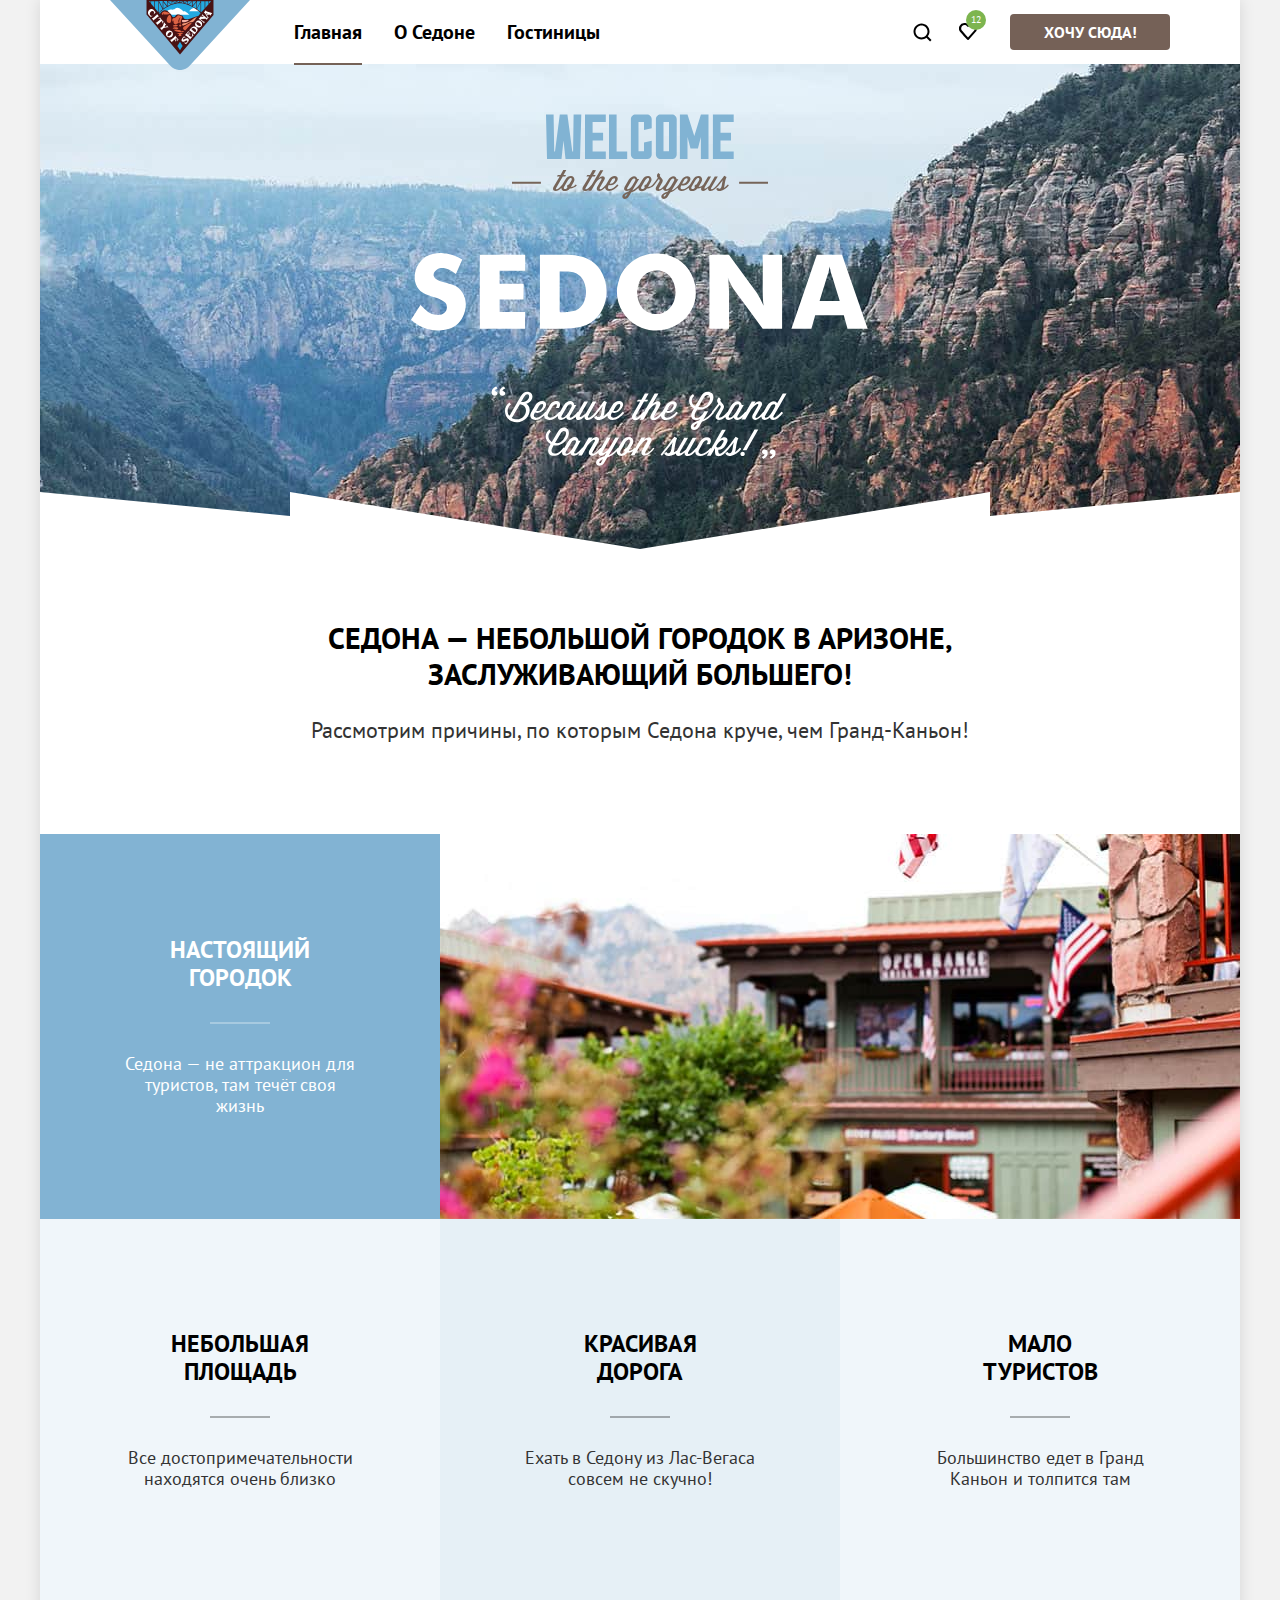
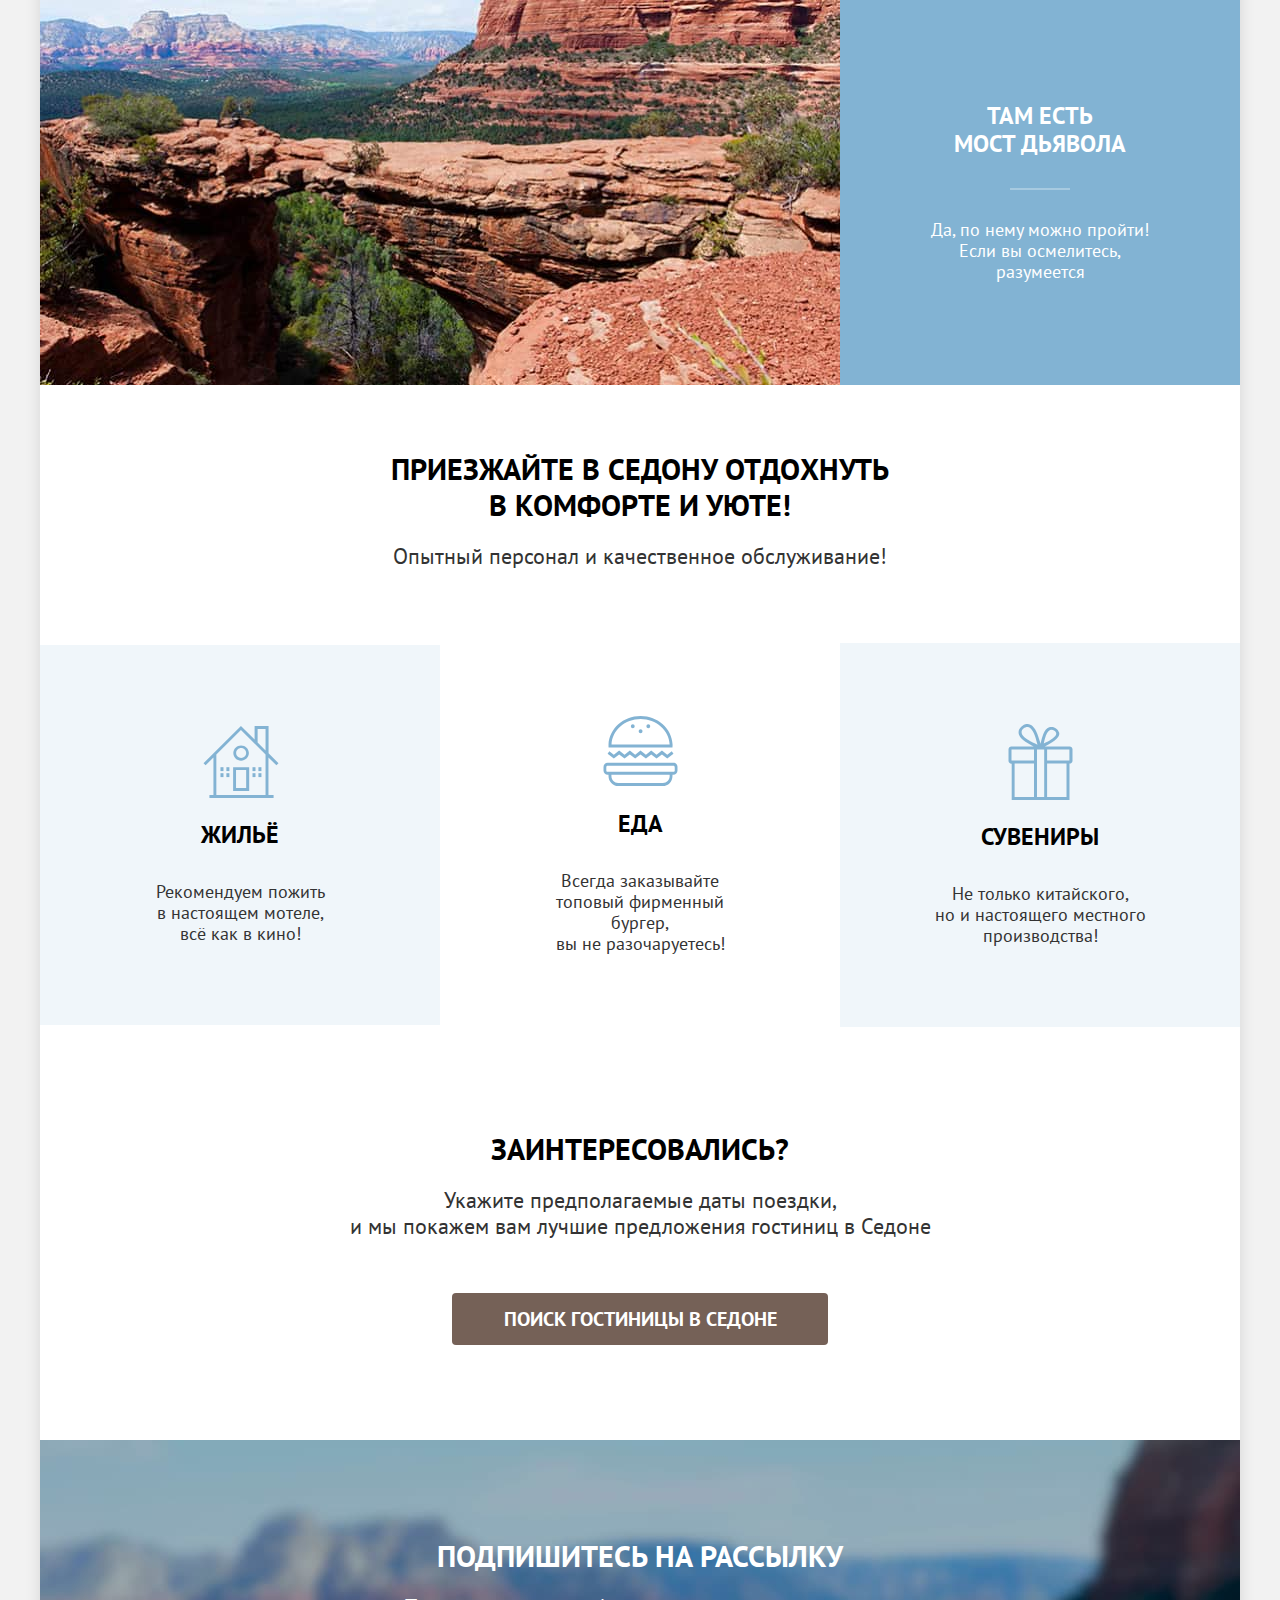
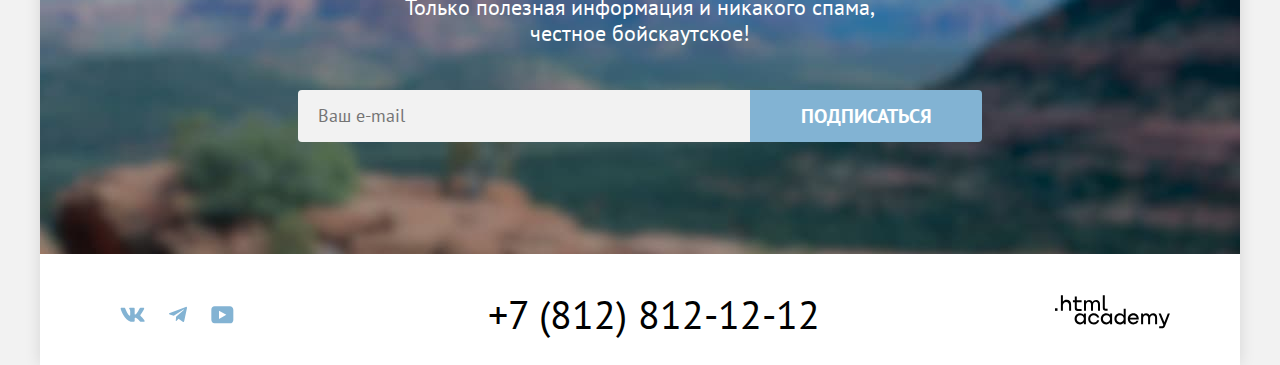
<file: modal.html>
<!DOCTYPE html>
<html lang="ru">
  <head>
    <meta charset="utf-8">
    <title>HTML Academy: Седона</title>
    <link rel="stylesheet" href="styles/styles.css">
    <link rel="preconnect" href="https://fonts.googleapis.com">
    <link rel="preconnect" href="https://fonts.gstatic.com" crossorigin>
    <link href="https://fonts.googleapis.com/css2?family=Amatic+SC:wght@400;700&display=swap" rel="stylesheet">
  </head>
  <body>
  <div class="wrapper">
    <header class="page-header" data-test="header">
      <a class="navigation-logo" href="./index.html">
      <img class="logo" src="images/logo-sedona.svg" width="140" height="70" alt="Логотип Седона">
      </a>
      <nav class="navigation">
        <ul class="navigation-list navigation-page">
          <li class="navigation-item">
            <a class="navigation-link active-item" href="./index.html">Главная</a>
          </li>
          <li class="navigation-item">
            <a class="navigation-link" href="#">О Седоне</a>
          </li>
          <li class="navigation-item">
            <a class="navigation-link" href="catalog.html">Гостиницы</a>
          </li>
        </ul>
        <ul class="navigation-list navigation-user">
          <li class="navigation-item">
            <a class="navigation-link" href="#">
              <svg width="19" height="19" viewBox="0 0 19 19" fill="black" xmlns="http://www.w3.org/2000/svg">
                <path d="M18.5 17.0083L14.8 13.3287C15.8 12.0359 16.5 10.3453 16.5 8.4558C16.5 4.08011 12.9 0.5 8.5 0.5C4.1 0.5 0.5 4.17956 0.5 8.55525C0.5 12.9309 4.1 16.511 8.5 16.511C10.3 16.511 12 15.9144 13.4 14.8204L17.1 18.5L18.5 17.0083ZM8.5 14.5221C5.2 14.5221 2.5 11.837 2.5 8.55525C2.5 5.27348 5.2 2.5884 8.5 2.5884C11.8 2.5884 14.5 5.27348 14.5 8.55525C14.5 11.837 11.8 14.5221 8.5 14.5221Z"/>
              </svg>
              <span class="visually-hidden">Поиск</span>
            </a>
          </li>
          <li class="navigation-item">
            <a class="navigation-link counter-link" href="#">
              <svg width="19" height="19" focusable="false" xmlns="http://www.w3.org/2000/svg" width="18" height="17">
                <path d="M8.9 17a.9.9 0 0 1-.8-.4c-5.4-6.1-6.7-7.5-7-7.9A5.4 5.4 0 0 1 5.5 0C6.8 0 8 .5 9 1.3a5.46 5.46 0 0 1 9 4.1c0 1.3-.5 2.5-1.3 3.4l-7 7.9c-.2.2-.4.3-.8.3Zm-6-9.5c.3.4 3.5 4 6.1 6.9l6.2-7c.5-.5.7-1.2.7-2 0-1.8-1.5-3.3-3.3-3.3-1 0-2 .5-2.7 1.3-.3.3-.6.4-.9.4-.3 0-.6-.2-.8-.4-.7-.8-1.7-1.3-2.7-1.3-1.8 0-3.3 1.5-3.3 3.3-.1.9.3 1.6.7 2.1-.1 0-.1 0 0 0Z" />
              </svg>
              <span class="visually-hidden">Избранное</span>
              <output class="favorite-counter">12</output>
            </a>
          </li>
        </ul>
        <button class="header-button" type="button">Хочу сюда!</button>
      </nav>
    </header>
    <main class="main-container page-main" data-test="main">
      <div>
      <section class="main-title-page" data-test="hero">
        <h1 class="visually-hidden">Сайт-путеводитель города Седона</h1>
          <img class="main-title-logo" src="images/welcome-sedona.svg" alt="Добро пожаловать в Седону">
      </section>
      <section class="advantages" data-test="advantages">
        <div class="header-of-advantages">
        <h2 class="visually-hidden">Преимущества</h2>
        <p class="main-text-bold" style="padding-bottom: 25px;">Седона — небольшой городок в Аризоне, заслуживающий большего!</p>
        <p class="main-text">Рассмотрим причины, по которым Седона круче, чем Гранд-Каньон!</p>
        </div>
          <ul class="advantages-list">
            <li class="advantages-item-with-images">
              <div class="advantages-title-general">
              <h3 class="advantages-title-with-images">Настоящий городок</h3>
              <p class="advantages-description-with-images">Седона — не аттракцион для туристов, там течёт своя жизнь</p>
              </div>
              <img class="advantages-image" src="images/advantages-photo-1.jpg" width="800" height="385" alt="Здания города Седона, горы и деревья">
            </li>
            <li class="advantages-item-odd">
              <h3 class="advantages-title-center">Небольшая площадь</h3>
              <p class="advantages-description-center">Все достопримечательности находятся очень близко</p>
            </li>
            <li class="advantages-item-even">
              <h3 class="advantages-title-center">Красивая<br>дорога</h3>
              <p class="advantages-description-center">Ехать в Седону из Лас-Вегаса совсем не скучно!</p>
            </li>
            <li class="advantages-item-odd">
              <h3 class="advantages-title-center">Мало<br>туристов</h3>
              <p class="advantages-description-center">Большинство едет в Гранд Каньон и толпится там</p>
            </li>
            <li class="advantages-item-with-images devil-reverse">
              <div class="advantages-title-general">
              <h3 class="advantages-title-with-images">Там есть<br>мост Дьявола</h3>
              <p class="advantages-description-with-images">Да, по нему можно пройти! Если вы осмелитесь, разумеется</p>
              </div>
              <img class="advantages-image" src="images/advantages-photo-2.jpg" width="800" height="385" alt="Каньон мост Дьявола">
            </li>
          </ul>
      </section>
      <section class="services" data-test="service">
        <div class="header-of-services">
        <h2 class="visually-hidden">Обслуживание</h2>
        <p class="main-text-bold" style="padding-bottom: 20px;">Приезжайте в Седону отдохнуть в комфорте и уюте!</p>
        <p class="main-text">Опытный персонал и качественное обслуживание!</p>
        </div>
          <ul class="services-list">
            <li class="services-item-odd">
              <svg width="77" height="72" viewBox="0 0 77 72" fill="none" xmlns="http://www.w3.org/2000/svg">
                <path d="M31.1185 65H47.1827V41.2H31.1185V65ZM34.0301 44.1H44.1707V62.1H34.0301V44.1Z" fill="#83B3D3"/>
                <path d="M74.3916 39.3L76.5 37.2L66.5602 27.3V0H52.6044V13.6L38.9498 0L1.5 37.2L3.60843 39.3L11.4398 31.5V69.1H7.42369V72H71.5803V69.1H66.4598V31.5L74.3916 39.3ZM63.5482 69.1H14.3514V28.5L38.9498 4.1L63.5482 28.5V69.1ZM63.5482 24.4L55.6165 16.5V2.9H63.5482V24.4Z" fill="#83B3D3"/>
                <path d="M31.3193 27.1C31.3193 31.4 34.8333 34.8 39.0502 34.8C43.3675 34.8 46.8815 31.3 46.8815 27.1C46.8815 22.8 43.3675 19.4 39.0502 19.4C34.8333 19.4 31.3193 22.8 31.3193 27.1ZM39.1506 22.1C41.8614 22.1 44.1707 24.3 44.1707 27C44.1707 29.7 41.9618 31.9 39.1506 31.9C36.4398 31.9 34.1305 29.7 34.1305 27C34.1305 24.3 36.3394 22.1 39.1506 22.1Z" fill="#83B3D3"/>
                <path d="M21.4799 41.2H18.4679V45.1H21.4799V41.2Z" fill="#83B3D3"/>
                <path d="M27.4036 41.2H24.3916V45.1H27.4036V41.2Z" fill="#83B3D3"/>
                <path d="M21.4799 47.2H18.4679V51.1H21.4799V47.2Z" fill="#83B3D3"/>
                <path d="M27.4036 47.2H24.3916V51.1H27.4036V47.2Z" fill="#83B3D3"/>
                <path d="M53.508 41.2H50.496V45.1H53.508V41.2Z" fill="#83B3D3"/>
                <path d="M59.4317 41.2H56.4197V45.1H59.4317V41.2Z" fill="#83B3D3"/>
                <path d="M53.508 47.2H50.496V51.1H53.508V47.2Z" fill="#83B3D3"/>
                <path d="M59.4317 47.2H56.4197V51.1H59.4317V47.2Z" fill="#83B3D3"/>
              </svg>
              <h3 class="services-name">Жильё</h3>
              <p class="services-description">Рекомендуем пожить<br>в настоящем мотеле,<br>всё как в кино!</p>
           </li>
            <li class="services-item-even">
              <svg width="76" height="72" viewBox="0 0 76 72" fill="none" xmlns="http://www.w3.org/2000/svg">
                <path d="M71.5757 47.7H5.6103C3.30452 47.7 1.5 49.6 1.5 52V55.5C1.5 57.9 3.40477 59.8 5.6103 59.8H6.51257V60.9C6.51257 66.4 10.8234 71 16.1367 71H60.8488C66.1621 71 70.4729 66.5 70.4729 60.9V59.8H71.3752C73.681 59.8 75.4855 57.9 75.4855 55.5V52C75.686 49.7 73.7812 47.7 71.5757 47.7ZM67.6659 60.9C67.6659 64.8 64.6583 67.9 60.949 67.9H16.1367C12.4274 67.9 9.41985 64.7 9.41985 60.9V59.8H67.6659V60.9ZM72.7787 55.5C72.7787 56.2 72.1772 56.8 71.5757 56.8H5.51005C4.80829 56.8 4.30704 56.2 4.30704 55.5V52C4.30704 51.3 4.90855 50.7 5.51005 50.7H71.4754C72.1772 50.7 72.6784 51.3 72.6784 52C72.7787 52 72.7787 55.5 72.7787 55.5Z" fill="#83B3D3"/>
                <path d="M17.1392 39.4L22.5528 43.5L27.8661 39.4L33.1794 43.5L38.4927 39.4L43.9063 43.5L49.2196 39.4L54.5329 43.5L59.9465 39.4L65.2598 43.5L71.4754 38.8L69.7711 36.3L65.2598 39.7L59.9465 35.6L54.5329 39.7L49.2196 35.6L43.9063 39.7L38.4927 35.6L33.1794 39.7L27.8661 35.6L22.5528 39.7L17.1392 35.6L11.8259 39.7L7.31458 36.3L5.6103 38.8L11.8259 43.5L17.1392 39.4Z" fill="#83B3D3"/>
                <path d="M9.52011 32.5H70.4729C70.4729 31.9 70.5732 31.3 70.5732 30.6C70.5732 30.2 70.5732 29.8 70.5732 29.4C69.8714 13.7 55.8362 1 38.593 1C21.2495 1 7.21432 13.7 6.51257 29.5C6.51257 29.9 6.51257 30.3 6.51257 30.7C6.51257 31.3 6.50815 31.9 6.6084 32.5H9.52011ZM38.593 4C54.2322 4 67.0644 15.3 67.6659 29.5H9.52011C10.1216 15.4 22.9538 4 38.593 4Z" fill="#83B3D3"/>
                <path d="M38.593 18.3C39.645 18.3 40.4978 17.4046 40.4978 16.3C40.4978 15.1954 39.645 14.3 38.593 14.3C37.541 14.3 36.6882 15.1954 36.6882 16.3C36.6882 17.4046 37.541 18.3 38.593 18.3Z" fill="#83B3D3"/>
                <path d="M30.7734 13.2C31.8254 13.2 32.6782 12.3046 32.6782 11.2C32.6782 10.0954 31.8254 9.2 30.7734 9.2C29.7214 9.2 28.8686 10.0954 28.8686 11.2C28.8686 12.3046 29.7214 13.2 30.7734 13.2Z" fill="#83B3D3"/>
                <path d="M46.3123 13.2C47.3643 13.2 48.2171 12.3046 48.2171 11.2C48.2171 10.0954 47.3643 9.2 46.3123 9.2C45.2604 9.2 44.4076 10.0954 44.4076 11.2C44.4076 12.3046 45.2604 13.2 46.3123 13.2Z" fill="#83B3D3"/>
              </svg>
              <h3 class="services-name">Еда</h3>
              <p class="services-description">Всегда заказывайте<br>топовый фирменный бургер,<br>вы не разочаруетесь!</p>
            </li>
            <li class="services-item-odd">
              <svg width="76" height="76" viewBox="0 0 76 76" fill="none" xmlns="http://www.w3.org/2000/svg">
                <path d="M67.6 22.4625H67.5H42.8C56.6 15.5576 57.7 11.1546 57.2 8.75288C56 4.75007 51.5 1.74797 47.2 3.34909C41.6 5.45056 40.1 13.7564 38.6 19.7606C36.6 13.6563 34.8 5.95091 30.4 2.04818C29.1 0.947407 27.3 -0.253434 24.6 0.0467764C20.6 0.447057 14.8 5.45056 17.1 11.0545C19.4 16.4583 26.8 19.8607 31.7 22.5626H9.7H9.4C7.8 22.5626 6.5 23.8635 6.5 25.4646V36.7725C6.5 38.3736 7.8 39.6745 9.4 39.6745H9.7V72.9979V75.3996V76H67.5V75.4996V72.9979V39.5745H67.6C69.2 39.5745 70.5 38.2736 70.5 36.6724V25.3645C70.5 23.7634 69.2 22.4625 67.6 22.4625ZM48.9 5.85084C51 5.55063 53.9 7.15176 54.2 9.05309C54.6 11.8551 50.8 14.3568 49.1 15.4576C46.6 17.1588 44.2 18.0594 41.8 19.5604C42.7 15.8579 44.3 6.55133 48.9 5.85084ZM26 15.8579C23.8 14.3568 19.5 11.4548 19.6 8.05239C19.7 4.44986 25.3 1.44776 28.4 4.14965C32.3 7.55203 34.1 15.2574 35.5 20.7613C32.3 19.2602 29.2 17.9593 26 15.8579ZM32 72.9979H12.6V39.5745H32V72.9979ZM32 36.4723H9.5V25.4646H32V36.4723ZM42.2 36.4723V39.4744V72.9979H35V39.5745V36.5724V25.5647H42.2V36.4723ZM64.5 72.9979H45.1V39.5745H64.5V72.9979ZM67.4 36.4723H45.1V25.4646H67.4V36.4723Z" fill="#83B3D3"/>
              </svg>
              <h3 class="services-name">Сувениры</h3>
              <p class="services-description">Не только китайского,<br>но и настоящего местного<br>производства!</p>
            </li>
          </ul>
      </section>
      <section class="search" data-test="search">
        <div class="header-of-search">
        <h3 class="main-text-bold">Заинтересовались?</h3>
        <p class="main-text">Укажите предполагаемые даты поездки,<br>и мы покажем вам лучшие предложения гостиниц в Седоне</p>
        <div class="search-link-hotel">
          <a class="search-link" href="#">Поиск гостиницы в Седоне</a>
        </div>
        </div>
      </section>
      <section class="subscribe">
        <div class="header-of-subscribe">
        <h3 class="subscribe-text-bold">Подпишитесь на рассылку</h3>
        <p class="subscribe-text">Только полезная информация и никакого спама,<br>честное бойскаутское!</p>
          <form class="subscribe-form" action="#" method="post">
            <label class="visually-hidden" for="subscribe-email">Укажите ваш e-mail</label>
              <input class="subscribe-email" type="text" id="subscribe-email" name="user-email" placeholder="Ваш e-mail">
              <button class="subscribe-button" type="submit">Подписаться</button>
          </form>
        </div>
      </section>
    </div>
    </main>
    <footer class="page-footer" data-test="footer">
      <div class="contacts-address">
        <ul class="social-list">
          <li class="social-item">
            <a class="social-link" href="https://vk.com/htmlacademy">
              <svg aria-hidden="true" focusable="false" width="25" height="15" viewBox="0 0 25 15" fill="#83B3D3" xmlns="http://www.w3.org/2000/svg">
                <path class="social-icon" fill-rule="evenodd" clip-rule="evenodd" d="M24.1164 1.80445C24.2824 1.25845 24.1164 0.856445 23.3214 0.856445H20.6964C20.0284 0.856445 19.7204 1.20345 19.5534 1.58645C19.5534 1.58645 18.2184 4.78245 16.3274 6.85845C15.7154 7.46045 15.4374 7.65145 15.1034 7.65145C14.9364 7.65145 14.6854 7.46045 14.6854 6.91345V1.80445C14.6854 1.14845 14.5014 0.856445 13.9454 0.856445H9.81738C9.40038 0.856445 9.14938 1.16045 9.14938 1.44945C9.14938 2.07045 10.0954 2.21445 10.1924 3.96245V7.76045C10.1924 8.59345 10.0394 8.74444 9.70538 8.74444C8.81538 8.74444 6.65038 5.53345 5.36538 1.85945C5.11638 1.14445 4.86438 0.856445 4.19338 0.856445H1.56638C0.816382 0.856445 0.666382 1.20345 0.666382 1.58645C0.666382 2.26845 1.55638 5.65645 4.81138 10.1374C6.98138 13.1974 10.0364 14.8564 12.8194 14.8564C14.4884 14.8564 14.6944 14.4884 14.6944 13.8534V11.5404C14.6944 10.8034 14.8524 10.6564 15.3814 10.6564C15.7714 10.6564 16.4384 10.8484 17.9964 12.3234C19.7764 14.0724 20.0694 14.8564 21.0714 14.8564H23.6964C24.4464 14.8564 24.8224 14.4884 24.6064 13.7604C24.3684 13.0364 23.5184 11.9854 22.3914 10.7384C21.7794 10.0284 20.8614 9.26345 20.5824 8.88045C20.1934 8.38945 20.3044 8.17044 20.5824 7.73345C20.5824 7.73345 23.7824 3.30745 24.1154 1.80445H24.1164Z"/>
              </svg>
            <span class="visually-hidden">ВКонтакте</span>
            </a>
          </li>
          <li class="social-item">
            <a class="social-link" href="https://t.me/htmlacademy ">
              <svg aria-hidden="true" focusable="false" width="18" height="17" viewBox="0 0 18 17" fill="#83B3D3" xmlns="http://www.w3.org/2000/svg">
                <path class="social-icon" d="M16.785 0.955705L0.840489 7.1042C-0.247661 7.54126 -0.241365 8.14828 0.640845 8.41897L4.73445 9.69597L14.2058 3.72014C14.6537 3.44766 15.0629 3.59424 14.7265 3.89281L7.05283 10.8183H7.05103L7.05283 10.8192L6.77045 15.0387C7.18413 15.0387 7.36669 14.8489 7.59871 14.625L9.58705 12.6915L13.7229 15.7464C14.4855 16.1664 15.0332 15.9506 15.2229 15.0405L17.9379 2.2453C18.2158 1.13107 17.5126 0.626562 16.785 0.955705Z"/>
              </svg>
            <span class="visually-hidden">Телеграм</span>
            </a>
          </li>
          <li class="social-item">
            <a class="social-link" href="https://www.youtube.com/user/htmlacademyru">
              <svg aria-hidden="true" focusable="false" width="23" height="18" viewBox="0 0 23 18" fill="#83B3D3" xmlns="http://www.w3.org/2000/svg">
                <path class="social-icon" d="M18.9402 0.356445H3.50738C1.64668 0.356445 0.333252 1.9502 0.333252 3.75645V13.8502C0.333252 15.7627 1.64668 17.3564 3.50738 17.3564H19.1591C20.8009 17.3564 22.3333 15.7627 22.3333 13.9564V3.75645C22.1143 1.9502 20.8009 0.356445 18.9402 0.356445ZM7.99494 12.8939V4.81894L15.3283 8.85645L7.99494 12.8939Z"/>
              </svg>
                <span class="visually-hidden">Youtube</span>
            </a>
          </li>
        </ul>
      </div>
      <div class="contacts-number">
        <a class="contacts" href="tel:+78128121212">+7 (812) 812-12-12</a>
      </div>
      <div class="link-logo">
        <a class="author-logo" href="https://htmlacademy.ru/">
          <svg class="academy-logo" width="115" height="34" viewBox="0 0 115 34" fill="black" xmlns="http://www.w3.org/2000/svg">
            <path d="M0 13.2564V15.8564H2.5V13.2564H0Z"/>
            <path d="M11.6 4.85645C10 4.85645 8.8 5.55645 8 6.55645H7.9V0.356445H5.9V15.8564H7.9V10.5564C7.9 8.45645 9.2 6.95645 11.2 6.95645C13 6.95645 14.1 8.35645 14.1 10.1564V15.8564H16.1V9.75644C16.2 6.75644 14.3 4.85645 11.6 4.85645Z"/>
            <path d="M26.6 5.15645H21.8V1.45645H19.8V5.25645H17.9V7.25645H19.8V13.2564C19.8 14.9564 20.8 15.9564 22.5 15.9564H26.6V13.9564H22.9C22.2 13.9564 21.8 13.5564 21.8 12.8564V7.15645H26.6V5.15645Z"/>
            <path d="M41.1 4.95645C39.5 4.95645 38.2 5.75644 37.6 7.05645H37.5C36.9 5.85645 35.7 4.95645 34.1 4.95645C32.7 4.95645 31.6 5.75645 31 6.75645H30.9V5.15645H29V15.7564H31V10.3564C31 8.35645 32 6.85645 33.6 6.85645C35.1 6.85645 36 7.85645 36 9.45645V15.7564H38V10.1564C38 7.75645 39.4 6.85645 40.6 6.85645C42.1 6.85645 43 7.85645 43 9.45645V15.7564H45V9.25644C45.1 6.75644 43.6 4.95645 41.1 4.95645Z"/>
            <path d="M47.8 13.0564C47.8 14.7564 48.8 15.7564 50.6 15.7564H52.6V13.7564H50.9C50.2 13.7564 49.8 13.3564 49.8 12.6564V0.356445H47.8V13.0564Z"/>
            <path d="M28.9 20.0564C28 18.9564 26.7 18.2564 25 18.2564C21.9 18.2564 19.6 20.5564 19.6 23.8564C19.6 27.1564 21.9 29.4564 25 29.4564C26.8 29.4564 28 28.6564 28.8 27.5564H28.9V29.1564H30.9V18.5564H28.9V20.0564ZM25.3 27.4564C23.1 27.4564 21.7 25.8564 21.7 23.8564C21.7 21.8564 23.1 20.2564 25.3 20.2564C27.5 20.2564 28.9 21.8564 28.9 23.8564C28.9 25.7564 27.5 27.4564 25.3 27.4564Z"/>
            <path d="M44.2 22.3564C43.7 19.9564 41.6 18.2564 38.8 18.2564C35.4 18.2564 33.2 20.7564 33.2 23.8564C33.2 26.9564 35.4 29.4564 38.8 29.4564C41.6 29.4564 43.7 27.6564 44.2 25.2564H42.1C41.7 26.5564 40.4 27.5564 38.8 27.5564C36.6 27.5564 35.2 25.9564 35.2 23.9564C35.2 21.9564 36.6 20.3564 38.8 20.3564C40.4 20.3564 41.6 21.3564 42.1 22.5564H44.2V22.3564Z"/>
            <path d="M55.1 20.0564C54.2 18.9564 52.9 18.2564 51.2 18.2564C48.1 18.2564 45.8 20.5564 45.8 23.8564C45.8 27.1564 48.1 29.4564 51.2 29.4564C53 29.4564 54.2 28.6564 55 27.5564H55.1V29.1564H57.1V18.5564H55.1V20.0564ZM51.5 27.4564C49.3 27.4564 47.9 25.8564 47.9 23.8564C47.9 21.8564 49.3 20.2564 51.5 20.2564C53.7 20.2564 55.1 21.8564 55.1 23.8564C55.1 25.7564 53.6 27.4564 51.5 27.4564Z"/>
            <path d="M68.7 20.1564C67.8 19.0564 66.5 18.2564 64.8 18.2564C61.7 18.2564 59.4 20.5564 59.4 23.8564C59.4 27.1564 61.6 29.4564 64.8 29.4564C66.5 29.4564 67.8 28.6564 68.6 27.6564H68.7V29.1564H70.7V13.7564H68.7V20.1564ZM65.1 27.4564C62.9 27.4564 61.5 25.8564 61.5 23.8564C61.5 21.8564 62.9 20.2564 65.1 20.2564C67.3 20.2564 68.7 21.8564 68.7 23.8564C68.6 25.8564 67.2 27.4564 65.1 27.4564Z"/>
            <path d="M78.3 18.2564C75 18.2564 72.8 20.7564 72.8 23.8564C72.8 26.8564 74.9 29.4564 78.3 29.4564C80.8 29.4564 82.8 28.1564 83.5 25.8564H81.4C80.9 26.8564 79.8 27.4564 78.4 27.4564C76.5 27.4564 75.1 26.1564 75 24.5564H83.8C84 20.9564 81.8 18.2564 78.3 18.2564ZM78.3 20.1564C80 20.1564 81.3 21.1564 81.6 22.7564H75.1C75.4 21.2564 76.6 20.1564 78.3 20.1564Z"/>
            <path d="M98.2 18.2564C96.6 18.2564 95.3 19.0564 94.6 20.2564H94.5C93.9 19.0564 92.7 18.2564 91.1 18.2564C89.7 18.2564 88.6 18.9564 88 20.0564V18.5564H86.1V29.1564H88.1V23.7564C88.1 21.7564 89.1 20.3564 90.7 20.2564C92.2 20.2564 93.1 21.2564 93.1 22.8564V29.1564H95.1V23.5564C95.1 21.1564 96.5 20.2564 97.7 20.2564C99.2 20.2564 100.1 21.2564 100.1 22.8564V29.1564H102.1V22.6564C102.2 20.0564 100.7 18.2564 98.2 18.2564Z"/>
            <path d="M109.4 27.3564L105.8 18.4564H103.6L108.4 30.0564C108.1 30.9564 107.7 31.2564 106.7 31.2564H104.2V33.2564H106.7C108.5 33.2564 109.5 32.4564 110.2 30.6564L114.9 18.4564H112.8L109.4 27.3564Z"/>
          </svg>
          <span class="visually-hidden">Логотип разработчика сайта .html academy</span>
        </a>
      </div>
    </footer>
      </div>
      <div class="modal-container modal-container-close" data-test="modal">
        <div class="modal">
          <button class="modal-close-button">
              <span class="visually-hidden">Закрыть</span>
          </button>
          <section class="modal-content">
            <h2 class="modal-title">Поиск гостиницы в Седоне</h2>
            <form class="booking-form" method="post" action="https://echo.htmlacademy.ru/">
            <div class="booking-date-form-inner">
              <label class="modal-form-label check-in-data" for="check-in">Дата Заезда:</label>
              <div class="check-in-input-wrap">
                <input class="check-in-input modal-form-input modal-form-date-input" type="text" id="check-in" placeholder="27 апреля 2020" required>
                <svg class="calendar-icon" xmlns="http://www.w3.org/2000/svg" width="16" height="15" fill="none">
                  <path fill="#000" d="M5.75 10c.3 0 .5-.2.5-.5s-.2-.5-.5-.5-.5.2-.5.5.2.5.5.5Z"/>
                  <path fill="#000" d="M15 2h-2V0h-1v2H4V0H3v2H1c-.6 0-1 .4-1 1v11c0 .5.4 1 1 1h14c.5 0 1-.5 1-1V3c0-.6-.5-1-1-1Zm0 12H1V7h14v7ZM1 6V3h2v2h1V3h8v2h1V3h2v3H1Z"/>
                  <path fill="#000" d="M8 10c.3 0 .5-.2.5-.5S8.3 9 8 9s-.5.2-.5.5.2.5.5.5ZM10.25 10c.3 0 .5-.2.5-.5s-.2-.5-.5-.5-.5.2-.5.5.2.5.5.5ZM5.75 11c-.3 0-.5.2-.5.5s.2.5.5.5.5-.2.5-.5-.2-.5-.5-.5ZM3.5 10c.3 0 .5-.2.5-.5S3.8 9 3.5 9s-.5.2-.5.5.2.5.5.5ZM3.5 11c-.3 0-.5.2-.5.5s.2.5.5.5.5-.2.5-.5-.2-.5-.5-.5ZM8 11c-.3 0-.5.2-.5.5s.2.5.5.5.5-.2.5-.5-.2-.5-.5-.5ZM10.25 11c-.3 0-.5.2-.5.5s.2.5.5.5.5-.2.5-.5-.2-.5-.5-.5ZM12.5 10c.3 0 .5-.2.5-.5s-.2-.5-.5-.5-.5.2-.5.5.2.5.5.5ZM12.5 11c-.3 0-.5.2-.5.5s.2.5.5.5.5-.2.5-.5-.2-.5-.5-.5Z"/>
                </svg>
              </div>
              <span class="booking-alert">Мы не можем отправить вас в прошлое.</span>
              <label class="modal-form-label check-out-data" for="check-out">Дата Выезда:</label>
              <div class="check-out-input-wrap">
                <input class="check-out-input modal-form-input modal-form-date-input" type="text" id="check-out" placeholder="1 сентября 2023" required>
                <svg class="calendar-icon" xmlns="http://www.w3.org/2000/svg" width="16" height="15" fill="none">
                  <path fill="#000" d="M5.75 10c.3 0 .5-.2.5-.5s-.2-.5-.5-.5-.5.2-.5.5.2.5.5.5Z"/>
                  <path fill="#000" d="M15 2h-2V0h-1v2H4V0H3v2H1c-.6 0-1 .4-1 1v11c0 .5.4 1 1 1h14c.5 0 1-.5 1-1V3c0-.6-.5-1-1-1Zm0 12H1V7h14v7ZM1 6V3h2v2h1V3h8v2h1V3h2v3H1Z"/>
                  <path fill="#000" d="M8 10c.3 0 .5-.2.5-.5S8.3 9 8 9s-.5.2-.5.5.2.5.5.5ZM10.25 10c.3 0 .5-.2.5-.5s-.2-.5-.5-.5-.5.2-.5.5.2.5.5.5ZM5.75 11c-.3 0-.5.2-.5.5s.2.5.5.5.5-.2.5-.5-.2-.5-.5-.5ZM3.5 10c.3 0 .5-.2.5-.5S3.8 9 3.5 9s-.5.2-.5.5.2.5.5.5ZM3.5 11c-.3 0-.5.2-.5.5s.2.5.5.5.5-.2.5-.5-.2-.5-.5-.5ZM8 11c-.3 0-.5.2-.5.5s.2.5.5.5.5-.2.5-.5-.2-.5-.5-.5ZM10.25 11c-.3 0-.5.2-.5.5s.2.5.5.5.5-.2.5-.5-.2-.5-.5-.5ZM12.5 10c.3 0 .5-.2.5-.5s-.2-.5-.5-.5-.5.2-.5.5.2.5.5.5ZM12.5 11c-.3 0-.5.2-.5.5s.2.5.5.5.5-.2.5-.5-.2-.5-.5-.5Z"/>
                </svg>
              </div>
              <span class="booking-message">На эти даты есть свободные номера. Пока есть.</span>
            </div>
            <div class="booking-number-people">
              <div class="counter-wrap">
                <div class="counter-label-wrap">
                  <label class="modal-form-label modal-form-counter-label" for="adults">Взрослые:</label>
                </div>
                <div class="input-number">
                  <button class="input-number-minus button-reset" type="button">
                    <svg width="14" height="2" viewBox="0 0 14 2" fill="none" xmlns="http://www.w3.org/2000/svg">
                      <path d="M0 0L0 2L14 2V0L0 0Z" fill="#756157" fill-opacity="0.3"/>
                    </svg>
                  </button>
                  <input class="input-number-input modal-form-input" type="text" id="adults" placeholder="2">
                  <button class="input-number-plus button-reset" type="button">
                    <svg width="14" height="14" viewBox="0 0 14 14" fill="none" xmlns="http://www.w3.org/2000/svg">
                      <path d="M14 6H8V0H6V6H0V8H6V14H8V8H14V6Z" fill="#756157" fill-opacity="0.3"/>
                    </svg>
                  </button>
                </div>
              </div>
              <div class="counter-wrap">
                <div class="counter-label-wrap">
                  <label class="modal-form-label modal-form-counter-label children-counter-label" for="children">Дети:</label>
                  <button class="children-counter-button button-reset" type="button">
                    <span class="popover">
                      Укажите количество детей, которые будут с вами, возраст которых от 6 до 18 лет. Дети до 6 лет размещаются бесплатно.
                    </span>
                  </button>
                </div>
                <div class="input-number">
                  <button class="input-number-minus button-reset" type="button">
                    <svg width="14" height="2" viewBox="0 0 14 2" fill="none" xmlns="http://www.w3.org/2000/svg">
                      <path d="M0 0L0 2L14 2V0L0 0Z" fill="#756157" fill-opacity="0.3"/>
                    </svg>
                  </button>
                  <input class="input-number-input modal-form-input" type="text" id="children" placeholder="2">
                  <button class="input-number-plus button-reset" type="button">
                    <svg width="14" height="14" viewBox="0 0 14 14" fill="none" xmlns="http://www.w3.org/2000/svg">
                      <path d="M14 6H8V0H6V6H0V8H6V14H8V8H14V6Z" fill="#756157" fill-opacity="0.3"/>
                    </svg>
                  </button>
                </div>
              </div>
            </div>
              <button class="search-modal-button button-reset" type="submit">Найти</button>
              </form>
          </section>
        </div>
      </div>
    </body>
  </html>
</file>
<file: styles/styles.css>
@font-face {
  font-family: "PT Sans";
  src: url("../fonts/ptsans-400.woff2") format("woff2");
  font-weight: 400;
  font-style: normal;
  font-display: swap;
}

@font-face {
  font-family: "PT Sans";
  src: url("../fonts/ptsans-700.woff2") format("woff2");
  font-weight: 700;
  font-style: normal;
  font-display: swap;
}

html {
  height: 100%;
}

*::before
*::after {
  box-sizing: border-box;
}

body {
  margin: 0;
  display: flex;
  flex-direction: column;
  min-height: 100%;
  font-family: "PT Sans", sans-serif;
  font-size: 18px;
  line-height: 24px;
  color:#000000;
  background-color: #f2f2f2;
  font-weight: 400;
}

.wrapper {
  width: 1200px;
  margin: 0 auto;
  background-color: #ffffff;
  box-shadow: 0 0 15px 0 rgba(0, 0, 0, 0.12);
}

.visually-hidden {
  position: absolute;
  width: 1px;
  height: 1px;
  margin: -1px;
  padding: 0;
  border: 0;
  clip: rect(0 0 0 0);
  overflow: hidden;
}

.navigation-logo {
  margin-bottom: -12px;
  z-index: 1;
}

.page-header {
  display: flex;
  padding: 0 70px;
  position: relative;
  z-index: 10;
}

.navigation {
  display: flex;
  align-items: center;
  padding-left: 32px;
  flex-grow: 1;
}

.navigation-list {
  display: flex;
  height: 100%;
  list-style-type: none;
  margin: 0;
  padding: 0;
}

.navigation-link.active-item{
  text-decoration: underline;
  text-decoration-color: #756257;
  text-underline-offset: 19px;
  text-decoration-thickness: 2px;
  text-underline-position: under;
}

.navigation-link:hover {
  text-decoration: underline;
  text-decoration-color: #756257;
  text-underline-offset: 19px;
  text-decoration-thickness: 2px;
  text-underline-position: under;
}

.navigation-link:active {
  text-decoration: underline;
  text-decoration-color: #756257;
  text-underline-offset: 19px;
  text-decoration-thickness: 2px;
  text-underline-position: under;
}

.navigation-page {
  column-gap: 8px;
  row-gap: 5px;
  flex-wrap: wrap;
}

.navigation-user {
  margin-left: auto;
  flex-shrink: 0;
  column-gap: 3px;
}

.navigation-link {
  display: flex;
  justify-content: center;
  align-items: center;
  padding: 0 12px;
  height: 100%;
  font-size: 20px;
  text-decoration: none;
  color: inherit;
  font-weight: 700;
}

.navigation-link svg:hover, .navigation-link svg:focus {
  fill: #756157;
}

.navigation-link svg:active {
  fill: rgba(117, 97, 87, 0.30);
}

.counter-link {
  position: relative;
}

.favorite-counter {
  position: absolute;
  display: flex;
  justify-content: center;
  align-items: center;
  top: 10px;
  right: 4px;
  width: 20px;
  height: 20px;
  font-size: 10px;
  color: #ffffff;
  background-color: #7DB54F;
  border-radius: 100%;
  font-weight: 400;
}

.header-button {
  margin-left: 20px;
  font-size: 16px;
  line-height: 20px;
  font-weight: 700;
  text-align: center;
  color: #ffffff;
  background-color: #756157;
  text-decoration: none;
  text-transform: uppercase;
  border-radius: 4px;
  border: none;
  padding: 8px 20px;
  width: 160px;
  height: 36px;
  font-family: inherit;
  cursor: pointer;
}

.header-button:hover, .header-button:focus {
  background-color: #615048;
}

.header-button:active {
  background-color: #756157;
  color: rgba(255, 255, 255, 0.30)
}

.header-button:disabled {
  background-color: #E5E5E5;
}

.main-container {
  flex-grow: 1;
}

.page-main {
  text-align: center;
}

.page-container {
  width: 1200px;
}

.main-title-page {
  position: relative;
  background-image: url("../images/background-header.jpg");
  background-size: cover;
  background-repeat: no-repeat;
  background-color: #756157;

}

.main-title-page::after{
  content: url("../images/white-vector-background-header.svg");
  position: absolute;
  top: 428px;
  left: 0;
}

.main-title-logo {
  display: block;
  margin: 0 auto;
  padding: 50px 0 83px 0;
}

.main-text-bold {
  font-size: 30px;
  font-weight: 700;
  text-transform: uppercase;
  text-align: center;
  line-height: 36px;
  margin: 0;
}

.main-text {
  font-size: 22px;
  line-height: 26px;
  text-align: center;
  color: #333333;
  margin: 0;
}

.advantages {
  padding-top: 71px;
}

.advantages-image {
  height: 100%;
}

.header-of-advantages {
  display: flex;
  flex-direction: column;
  justify-content: center;
  align-items: center;
  max-width: 700px;
  margin: 0 auto;
  margin-bottom: 91px;
}

.advantages-list {
  display: flex;
  justify-content: space-between;
  flex-wrap: wrap;
  margin: 0;
  padding: 0;
}

.advantages-item-with-images {
   display: flex;
   background-color: #82B3D3;
   list-style: none;
}

.devil-reverse {
 flex-direction: row-reverse;
}

.advantages-title-general{
  display: flex;
  flex-direction: column;
  box-sizing: border-box;
  padding: 102px 80px;
}

.advantages-title-with-images::after{
  content: " ";
  display: block;
  width: 60px;
  height: 2px;
  margin: 0 auto;
  margin-top: 30px;
  background-color: rgba(255, 255, 255, 0.30);
}

.advantages-title-center::after{
  content: " ";
  display: block;
  width: 60px;
  height: 2px;
  margin: 0 auto;
  margin-top: 30px;
  background-color: rgba(0, 0, 0, 0.30);;
}

.advantages-title-with-images {
  font-size: 24px;
  line-height: 28px;
  font-weight: 700;
  text-transform: uppercase;
  color: #ffffff;
  margin: 0;
  margin-bottom: 29px;
}

.advantages-description-with-images {
  font-size: 18px;
  line-height: 21px;
  color: #ffffff;
  margin: 0;
}

.advantages-item-odd {
  display: flex;
  justify-content: center;
  align-items: center;
  flex-direction: column;
  box-sizing: border-box;
  padding: 111px 82px;
  width: 400px;
  background-color: rgba(131, 179, 211, 0.12);
  list-style: none;
}

.advantages-item-even {
  display: flex;
  justify-content: center;
  align-items: center;
  flex-direction: column;
  box-sizing: border-box;
  padding: 102px 85px;
  width: 400px;
  background-color: rgba(131, 179, 211, 0.20);
  list-style: none;
}

.advantages-title-center {
  font-size: 24px;
  line-height: 28px;
  font-weight: 700;
  text-transform: uppercase;
  margin: 0;
  margin-bottom: 29px;
}

.advantages-description-center {
  font-size: 18px;
  line-height: 21px;
  color: #333333;
  margin: 0;
}

.services {
  padding-top: 66px;
}

.header-of-services {
  display: flex;
  flex-direction: column;
  justify-content: center;
  align-items: center;
  max-width: 500px;
  margin: 0 auto;
  margin-bottom: 65px;
}

.services-list {
  width: 1200px;
  display: flex;
  justify-content: center;
  align-items: center;
  padding-left: 0;
}

.services-item-odd {
  display: flex;
  justify-content: center;
  align-items: center;
  flex-direction: column;
  box-sizing: border-box;
  padding: 81px 85px;
  width: 400px;
  background-color: rgba(131, 179, 211, 0.12);
}

.services-item-even {
  display: flex;
  justify-content: center;
  align-items: center;
  flex-direction: column;
  box-sizing: border-box;
  padding: 81px 85px;
  width: 400px;
  background-color: #ffffff;
}

.services-name {
  font-size: 24px;
  line-height: 28px;
  text-transform: uppercase;
  font-weight: 700;
  margin: 0;
  margin-top: 23px;
  margin-bottom: 32px;
}

.services-description {
  font-size: 18px;
  line-height: 21px;
  color: #333333;
  margin: 0;
}

.search {
  display: flex;
  flex-direction: column;
  align-items: center;
  justify-content: center;
  padding: 78px 20px 95px;
}

.header-of-search {
  display: flex;
  gap: 20px;
  flex-direction: column;
  justify-content: center;
  align-items: center;
}

.search-link-hotel {
  display: inline-block;
  margin-top: 34px;
}

.search-link {
  font-size: 20px;
  line-height: 36px;
  font-weight: 700;
  color: #ffffff;
  background-color: #756157;
  text-decoration: none;
  text-transform: uppercase;
  border-radius: 4px;
  border: none;
  width: 376px;
  height: 52px;
  display: flex;
  justify-content: center;
  align-items: center;
  text-align: center;
  cursor: pointer;
}

.search-link:hover, .search-link:focus {
  background-color: #615048;
}

.search-link:active {
  background-color: #756157;
  color: rgba(255, 255, 255, 0.30)
}

.search-link:disabled {
  background-color: #E5E5E5;
}

.subscribe {
  display: flex;
  flex-direction: column;
  align-items: center;
  justify-content: center;
  background-image: url("../images/background-mailing.jpg");
  background-size: cover;
  text-align: center;
  height: 414px;
  box-sizing: border-box;
  padding: 115px 20px 130px;
  color: #ffffff;
}

.header-of-subscribe {
  display: flex;
  gap: 20px;
  flex-direction: column;
  justify-content: center;
  align-items: center;
}

.subscribe-text-bold {
  font-size: 30px;
  font-weight: 700;
  text-transform: uppercase;
  line-height: 36px;
  margin: 0;
}

.subscribe-text {
  font-size: 22px;
  line-height: 26px;
  margin: 0;
  margin-bottom: 24px;
}

.subscribe-form {
  display: flex;
  padding: 0;
}

.subscribe-email {
  font-size: 18px;
  line-height: 24px;
  color: #000000;
  background-color: #f2f2f2;
  width: 432px;
  height: 52px;
  border-top-left-radius: 4px;
  border-bottom-left-radius: 4px;
  border: none;
  font-family: inherit;
  padding: 0;
  padding-left: 20px;
}

.subscribe-button {
  font-size: 20px;
  line-height: 36px;
  font-weight: 700;
  text-align: center;
  color: #ffffff;
  background-color: #82B3D3;
  text-decoration: none;
  text-transform: uppercase;
  border-top-right-radius: 4px;
  border-bottom-right-radius: 4px;
  border: none;
  width: 232px;
  height: 52px;
  font-family: inherit;
  padding: 0;
  cursor: pointer;
}

.subscribe-button:hover, .subscribe-button:focus {
  background-color: #68A2CA;
}

.subscribe-button:active {
  background-color: #82B3D3;
  color: rgba(255, 255, 255, 0.30)
}

.subscribe-button:disabled {
  background-color: #E5E5E5;
}

.page-footer {
  display: flex;
  align-items: center;
  padding: 40px 70px 30px;
}

.social-list {
  display: flex;
  margin: 0;
  padding: 0;
  list-style: none;
  width: 142px;
  flex-wrap: wrap;
}

.social-item:nth-child(3n) {
  margin-right: 0;
}

.social-link {
  display: flex;
  justify-content: center;
  align-items: center;
  width: 45px;
  height: 40px;
}

.social-icon:hover, .social-icon:focus {
  fill: #68A2CA;
}

.social-icon:active {
  fill: rgba(104, 162, 202, 0.20);
}

.contacts-number {
  margin-left: auto;
}

.contacts {
  font-size: 40px;
  line-height: 40px;
  text-decoration: none;
  text-transform: uppercase;
  color: #000000;
  padding: 0 10px;
}

.contacts:hover, .contacts:focus {
  color: #756157;
}

.contacts:active {
  color: rgba(117, 97, 87, 0.30);
}

.link-logo {
  margin-left: auto;
}

.author-logo svg:hover, .author-logo svg:focus {
  fill: #756157;
}

.author-logo svg:active {
  fill: rgba(117, 97, 87, 0.30);
}

.catalog-main-header {
  background-image: url("../images/background-filter-hotel.jpg");
  background-size: cover;
  width: 1200px;
  height: 412px;
  background-repeat: no-repeat;
  color: #ffffff;
}

.header-with-breadcrumbs {
  display: flex;
  flex-direction: column;
  margin: 0 70px 40px 70px;
}

.breadcrumbs {
  display: flex;
  align-items: center;
  margin: 0;
  padding: 0;
  column-gap: 5px;
}

.breadcrumbs-item {
  display: flex;
  list-style: none;
  position: relative;
}

.breadcrumbs-pseudoelement {
  padding-left: 20px;
}

.breadcrumbs-pseudoelement::before {
  content: "";
  background-image: url("../images/icon/breadcrumbs-icon-arrow.svg");
  position: absolute;
  left: 5px;
  top: 50%;
  transform: translateY(-50%);
  width: 8px;
  height: 21px;
}

.breadcrumbs-link {
  display: flex;
  align-items: center;
  font-family: inherit;
  color: inherit;
  font-size: 16px;
}

.catalog-head-text {
  font-size: 60px;
  line-height: 78px;
  font-weight: 700;
  margin-bottom: 8px;
}

.catalog-form {
  display: flex;
  justify-content: space-around;
}

fieldset {
  border: none;
}

.catalog-filter-group {
  display: flex;
  flex-direction: column;
  align-items: flex-start;
}

.catalog-filter-list {
  padding-left: 0;
}

.catalog-filter-item {
  margin-bottom: 16px;
  list-style: none;
}

.radio-label::before,
.checkbox-label::before {
  content: "";
  width: 20px;
  height: 20px;
  background-color: #ffffff;
}

.checkbox-label::before {
  border-radius: 4px;
}

.checkbox-label::after {
  content: "";
  width: 12px;
  height: 9px;
  position: absolute;
  left: 4px;
  top: 7px;
  background-repeat: no-repeat;
  background-size: cover;
}

.checkbox-input:checked + .checkbox-label::after {
  background-image: url("../images/icon/check-icon.svg");
}

.filter-label {
  position: relative;
  display: flex;
  align-items: center;
  gap: 16px;
  cursor: pointer;
  transition: opacity 0.3s;
}

.filter-label:hover{
  opacity: 0.6;
}

.filter-label:focus{
  opacity: 1;
}

.filter-label:active{
  opacity: 0.3;
}

.radio-label::before {
  border-radius: 50%;
}

.radio-label::after {
  content: "";
  width: 10px;
  height: 10px;
  position: absolute;
  left: 5px;
  top: 50%;
  background-color: transparent;
  border-radius: 50%;
  transform: translateY(-50%);
}

.radio-input:checked + .radio-label::after {
  background-color: #3f5e72;
}

.filter-input:disabled + .filter-label {
  opacity: 0.3;
}

.filter-input:disabled + .filter-label:hover {
  opacity: 0.3;
}

.filter-input:focus + .filter-label::before {
  outline: 3px solid #68A2CA;
}

.price-filter-list {
  display: flex;
  justify-content: space-between;
  gap: 2px;
  margin-bottom: 36px;
  margin-left: -40px;
}

.price-filter-item {
  list-style: none;
  position: relative;
}

.price-filter-item:first-child .price-filter-input {
  border-radius: 4px 0 0 4px;
}

.price-filter-item:last-child .price-filter-input {
  border-radius: 0 4px 4px 0;
}

.price-filter-input {
  position: relative;
  width: 143px;
  padding: 12px 42px 12px 20px;
  line-height: 24px;
  font-weight: 700;
  border: none;
  transition: background-color 0.3s;
  cursor: pointer;
}

.price-filter-input::placeholder {
  color: #3f5e72;
}

/* .price-filter-input:hover {
  background-color: #e6e6e6;
} */

.price-filter-input:hover {
  border: 2px solid #68a2ca;
}

.price-filter-input:focus {
  border: 2px solid #68a2ca;
}

.price-filter-input:disabled {
  border: 2px solid rgba(0, 0, 0, 0.3);
  color: rgba(0, 0, 0, 0.3);
}

.price-filter-label {
  position: absolute;
  top: 12px;
  right: 20px;
  z-index: 1;
  color: #000000;
  opacity: 0.3;
}

.catalog-filter-title {
  font-size: 20px;
  line-height: 24px;
  font-weight: 700;
}

.filter-price-range {
  display: flex;
  align-items: center;
  height: 20px;
  cursor: pointer;
}

.filter-price-range-main-bar {
  position: relative;
  width: 100%;
  height: 4px;
  background-color: rgba(255, 255, 255, 0.3);
}

.filter-price-range-bar {
  position: absolute;
  height: 100%;
  background-color: #ffffff;
}

.filter-price-range-pin {
  position: absolute;
  top: 50%;
  width: 20px;
  height: 20px;
  background-color: #ffffff;
  border-radius: 5px;
  border: none;
  transform: translateY(-50%);
  transition: background-color 0.3s;
  cursor: pointer;
}

.filter-price-range-pin:hover {
  box-shadow: 0 4px 10px 0 rgba(0, 0, 0, 0.3);
}

.filter-price-range-pin:focus {
  box-shadow: 0 4px 10px 0 rgba(0, 0, 0, 0.3);
}

.filter-price-range-pin:active {
  box-shadow: 0 7px 15px 0 rgba(0, 0, 0, 0.3);
}

.button-filter {
  color: #ffffff;
  text-transform: uppercase;
  font-weight: 700;
  background-color: #82B3D3;
  width: 190px;
  height: 36px;
  border-radius: 4px;
  border: none;
  cursor: pointer;
  font-family: inherit;
}

.buttons-filter-item {
  list-style: none;
}

.button-filter:hover, .button-filter:focus {
  background-color: #68A2CA;
}

.button-filter:active {
  background-color: #82B3D3;
  color: rgba(255, 255, 255, 0.30)
}

.button-filter:disabled {
  background-color: #E5E5E5;
}

.reset {
  background: transparent;
  margin-top: 32px;
}

.reset:hover {
 background-color: transparent;
 color: rgba(255, 255, 255, 0.60);
}

.reset:focus {
  background-color: transparent;
  border: 3px solid #83B3D3;
}

.reset:active {
  background-color: transparent;
  color: rgba(255, 255, 255, 0.30);
}

.reset:disabled {
  background-color: transparent;
  color: rgba(255, 255, 255, 0.10);
}

.catalog-cards-result {
  display: flex;
  align-items: center;
  justify-content: space-between;
  margin: 0 auto;
  margin-bottom: 39px;
  padding: 0 70px;
  padding-top: 51px;
}

.catalog-hostel-title {
  font-size: 30px;
  width: 350px;
  line-height: 36px;
  text-transform: uppercase;
  margin-right: auto;
  margin-bottom: 0;
  margin: 0;
}

.select-control-container {
  position: relative;
  width: 292px;
  margin-right: 70px;
}

.select-control-container::after {
  content: "";
  position: absolute;
  top: 50%;
  right: 20px;
  width: 12px;
  height: 9px;
  /* background-image: url("../images/icon/arrow-icon.svg");
  background-repeat: no-repeat;
  background-size: cover; */
  transform: translateY(-50%);
}

.select-control {
  padding: 12px 35px 12px 20px;
  width: 100%;
  line-height: 21px;
  color: #333333;
  background-color: #ffffff;
  border: 2px solid #E5E5E5;
  border-radius: 4px;
  cursor: pointer;
  transition: border 0.3s;
  /* appearance: none; */
}

.select-control:hover {
  border: 2px solid #68a2ca;
}

.select-control:focus {
  border: 2px solid #68a2ca;
}

.select-control:disabled {
  border: 2px solid rgba(0, 0, 0, 0.3);
  color: rgba(0, 0, 0, 0.3);
}

/* .catalog-layout {
  display: flex;
  justify-content: center;
  flex-wrap: wrap;
  gap: 8px;
  width: 160px;
}

.catalog-layout-item {
  list-style: none;
}

.catalog-layout-button {
  width: 48px;
  height: 48px;
  background-repeat: no-repeat;
  background-size: 16px 14px;
  background-position: center;
  border: 2px solid #e5e5e5;
  border-radius: 4px;
  transition: border 0.3s;
}

.catalog-layout-button--cards {
  background-image: url("../images/icon/view-1.svg");
}

.catalog-layout-button--detailed {
  background-image: url("../images/icon/view-2.svg");
}

.catalog-layout-button--list {
  background-image: url("../images/icon/view-3.svg");
}

.catalog-layout-button--active {
  border: 2px solid #000000;
}

.catalog-layout-button:hover,
.catalog-layout-button:active {
  border: 2px solid #000000;
} */

.catalog-layout {
  display: flex;
}

.catalog-layout-item {
  list-style: none;
}

.catalog-layout-icon {
  outline: black;
}

.select-control {
  width: 292px;
  height: 49px;
  color: #333333;
}

.catalog-cards-list {
  display: grid;
  grid-template-columns: repeat(3, 340px);
  margin: 0 auto;
  gap: 20px;
  flex-wrap: wrap;
  width: 1080px;
}

.catalog-cards-item {
  display: flex;
  flex-direction: column;
  border: 1px solid #E6E6E6;
  border-radius: 4px;
  padding: 20px;
  gap: 16px;
}

.catalog-cards-title {
  font-size: 24px;
  line-height: 28px;
  font-weight: 700;
  color: #000000;
  font-family: inherit;
  margin: 0;
}

.catalog-cards-details {
  display: flex;
  justify-content: space-between;
  color: #333333;
}

.catalog-cards-buttons {
  display: flex;
  justify-content: space-between;
}

.catalog-card-link {
  font-size: 16px;
  line-height: 20px;
  color: #ffffff;
  font-weight: 700;
  background-color: #756157;
  text-transform: uppercase;
  width: 140px;
  height: 36px;
  border-radius: 4px;
  border: none;
  display: flex;
  justify-content: center;
  align-items: center;
  text-decoration: none;
  font-family: inherit;
}

.catalog-card-link:hover, .catalog-card-link:focus {
  background-color: #615048;
}

.catalog-card-link:active {
  background-color: #756157;
  color: rgba(255, 255, 255, 0.30)
}

.catalog-card-link:disabled {
  background-color: #E5E5E5;
}
.star {
  content: "";
  display: block;
  width: 140px;
  height: 37px;
  background-repeat: space no-repeat;
  background-size: contain;
}

.star-4 {
  background-image: url("../images/icon/icon-stars-4.svg");
}

.star-3 {
  background-image: url("../images/icon/icon-stars-3.svg");
}

.star-2 {
  background-image: url("../images/icon/icon-stars-2.svg");
}

.favorite {
  background-color: #82B3D3;
  cursor: pointer;
}

.favorite:hover, .favorite:focus {
  background-color: #68A2CA;
}

.favorite:active {
  background-color: #82B3D3;
  color: rgba(255, 255, 255, 0.30)
}

.favorite:disabled {
  background-color: #E5E5E5;
}

.selected {
  background-color: #7DB54F;
  cursor: pointer;
}

.selected:hover, .selected:focus {
  background-color: #6C9E42;
}

.selected:active {
  background-color: #7DB54F;
  color: rgba(255, 255, 255, 0.30)
}

.selected:disabled {
  background-color: #E5E5E5;
}

.catalog-cards-rating-block {
 display: flex;
 justify-content: space-between;
}

.catalog-cards-rating {
  color: #333333;
  font-size: 16px;
  line-height: 20px;
  text-transform: uppercase;
  background-color: #f2f2f2;
  border-radius: 4px;
  padding: 8px 22px;
}

.catalog-pagination {
  display: flex;
  gap: 8px;
  width: 1000px;
  padding: 80px 0 60px 70px;
}

.catalog-pagination-item {
  margin: 0;
  padding: 0;
  font-weight: 700;
  list-style: none;
}

.catalog-pagination-link {
  display: flex;
  justify-content: center;
  align-items: center;
  color: #ffffff;
  background-color: #82B3D3;
  font-size: 20px;
  line-height: 36px;
  width: 60px;
  height: 60px;
  border-radius: 4px;
  text-decoration: none;
}

.catalog-pagination-link:hover, .catalog-pagination-link:focus {
  background-color: #68A2CA;
}

.catalog-pagination-link:active {
  background-color: #82B3D3;
  color: rgba(255, 255, 255, 0.30)
}

.catalog-pagination-link:disabled {
  background-color: #E5E5E5;
}

.pagination-current {
  display: flex;
  justify-content: center;
  align-items: center;
  color: #000000;
  background-color: #f2f2f2;
  width: 60px;
  height: 60px;
  border-radius: 4px;
}

.pagination-current:hover, .pagination-current:focus, .pagination-current:active, .pagination-current:disabled {
  background-color: #f2f2f2;
}

.ellipsis {
  color:#000000;
  background: transparent;
  font-weight: 400;
}

.ellipsis:hover, .ellipsis:focus, .ellipsis:active, .ellipsis:disabled {
  background-color: transparent;
}

.subscribe-background-none {
  background-image: none;
  color: #000000;
}

.modal-container {
  position: fixed;
  top: 0;
  left: 0;
  width: 100%;
  height: 100%;
  background: rgba(242, 242, 242, 0.8);
  display: block;
}

.modal {
  position: relative;
  margin: auto;
  padding: 65px 70px;
  background-color: #ffffff;
  width: 717px;
  border-radius: 30px;
  top: 25%;
}

.modal-close-button {
  position: absolute;
  padding: 0;
  top: 0;
  right: 0;
  width: 52px;
  height: 52px;
  background-color: #f2f2f2;
  border: none;
  border-radius: 100%;
  background-image: url("../images/icon/modal-icon-close.svg");
  background-repeat: no-repeat;
  background-position: center;
  cursor: pointer;
  margin-right: 52px;
  margin-top: 60px;
}

.modal-close-button:hover  {
  background-color: #e6e6e6;
}

.modal-close-button:focus {
  background-color: #e6e6e6;
  outline: 3px solid #83b3d3;
}

.modal-close-button:active {
  background-color: #e6e6e6;
}

.modal-title {
  font-size: 30px;
  line-height: 36px;
  margin: 0;
  margin-bottom: 64px;
  font-family: inherit;
  font-weight: 700;
  text-transform: uppercase;
  padding-right: 50px;
}

.modal-fieldset {
  border: none;
  margin:0;
  padding: 0;
}

.booking-field-group {
  margin: 0;
}

.booking-form {
  margin-bottom: 64px;
}

.booking-date-form-inner {
  display: grid;
  grid-template-columns: 150px 1fr;
  grid-template-rows: repeat(4, 48px);
}

.check-in-data {
  grid-row: 1 / 2;
  grid-column: 1 / 2;
}

.check-in-input-wrap {
  grid-row: 1 / 2;
  grid-column: 2 / -1;
}

.check-out-input-wrap {
  grid-row: 3 / 4;
  grid-column: 2 / -1;
}

.check-out-data {
  grid-row: 3 / 4;
  grid-column: 1 / 2;
}

.booking-alert {
  grid-row: 2 / 3;
  grid-column: 2 / -1;
}

.booking-message {
  grid-row: 4 / -1;
  grid-column: 2 / -1;
}

.booking-number-people {
  display: flex;
  margin-bottom: 48px;
  max-height: 48px;
  justify-content: space-between;
}

.check-in-data {
  display: flex;
  align-items: center;
}

.check-out-data {
  display: flex;
  align-items: center;
}

.counter-wrap {
  display: flex;
}

.counter-label-wrap {
  min-width: 137px;
  display: flex;
  align-items: center;
}

.modal-form-counter-label {
  padding: 12px 12px 12px 0;
}

.check-in-input-wrap,
.check-out-input-wrap {
  position: relative;
  display: flex;
  align-content: center;
}

.calendar-icon {
  position: absolute;
  top: 16px;
  right: 0;
  fill: rgb(117, 97, 87, 0.3);
}

.children-counter-button {
  background-image: url("../images/icon/elipse-popover-icon.svg");
  width: 26px;
  height: 26px;
  position: relative;
  border: none;
  cursor: pointer;
}

.popover {
  margin: 0;
  position: absolute;
  background-color: rgba(51, 51, 51, 1);
  box-shadow: 0 15px 30px 0 rgba(0, 0, 0, 0.3);
  width: 256px;
  min-height: 143px;
  border-radius: 10px;
  color: #ffffff;
  font-size: 16px;
  font-weight: 400;
  line-height: 20px;
  padding: 15px 18px 18px 22px;
  display: none;
  top: 40px;
  left: -114px;
}

.children-counter-button:hover .popover {
  display: block;
}

.children-counter-button:focus {
  outline: none;
}

.popover-open {
  display: block;
}

.popover::before {
  content: "";
  background-image: url("../images/icon/popover-icon.svg");
  position: absolute;
  top: -9px;
  left: 118px;
  width: 19px;
  height: 9px;
}

.input-number {
  display: flex;
  background-color: #f2f2f2;
  border-radius: 4px;
  align-items: center;
}

.input-number-input {
  display: flex;
  align-items: center;
  background: #ffffff;
  border-radius: 6px;
  min-height: 48px;
  width: 31px;
  font-family: inherit;
  font-size: 18px;
  font-weight: 700;
  line-height: 24px;
  color: #000000;
  padding: 4px;
  text-align: center;
}

.input-number-minus,
.input-number-plus {
  width: 40px;
  height: 40px;
  display: flex;
  align-items: center;
  justify-content: center;
  cursor: pointer;
  /* -webkit-user-select: none;
     -moz-user-select: none;
      -ms-user-select: none;
          user-select: none; */
  fill: rgb(117, 97, 87, 0.3);
  border-radius: 4px;
  border: none;

}

.input-number-minus:hover ,
.input-number-plus:hover {
  fill: #000000;
}

.input-number-minus:focus ,
.input-number-plus:focus {
  fill: #000000;
  outline: 3px solid #82b3d3;
}

.input-number-minus:active ,
.input-number-plus:active {
  fill: rgb(117, 97, 87, 0.3)
}

.modal-form-label {
  font-size: 20px;
  font-weight: 700;
  line-height: 24px;
}

.modal-form-input {
  border: none;
  border-radius: 4px;
  background-color: #f2f2f2;
}

.modal-form-input::-webkit-input-placeholder {
  font-size: 18px;
  font-weight: 700;
  line-height: 24px;
  color: #000000;
}

.modal-form-input::-moz-placeholder {
  font-size: 18px;
  font-weight: 700;
  line-height: 24px;
  color: #000000;
}

.modal-form-input:-ms-input-placeholder {
  font-size: 18px;
  font-weight: 700;
  line-height: 24px;
  color: #000000;
}

.modal-form-input::-ms-input-placeholder {
  font-size: 18px;
  font-weight: 700;
  line-height: 24px;
  color: #000000;
}

.modal-form-input::placeholder {
  font-size: 18px;
  font-weight: 700;
  line-height: 24px;
  color: #000000;
}

.modal-form-date-input {
  font-size: 18px;
  font-weight: 700;
  line-height: 24px;
  color: #000000;
  padding-left: 20px;
  width: 440px;
}

.modal-form-date-input {
  position: relative;
}

.booking-message {
  font-size: 16px;
  font-weight: 400;
  line-height: 21px;
  padding-left: 20px;
  padding-top: 4px;
}

.booking-alert {
  color: #ff5757;
  font-size: 16px;
  font-weight: 400;
  line-height: 21px;
  padding-left: 20px;
  padding-top: 4px;
}

.search-modal-button {
  background-color: #83b3d3;
  color: #ffffff;
  font-size: 20px;
  line-height: 24px;
  font-family: inherit;
  font-weight: 700;
  text-transform: uppercase;
  border-radius: 10px;
  border: none;
  padding: 18px;
  width: 577px;
  min-height: 60px;
  text-align: center;
  box-sizing: border-box;
}

.search-modal-button:hover {
  background-color: #68a2ca;
}

.search-modal-button:focus {
  background-color: #68a2ca;
  outline: none;
}

.search-modal-button:active {
  background-color: #68a2ca;
  color: rgb(255, 255, 255, 0.3);
}

.modal-container-close {
  display: none;
}
</file>
